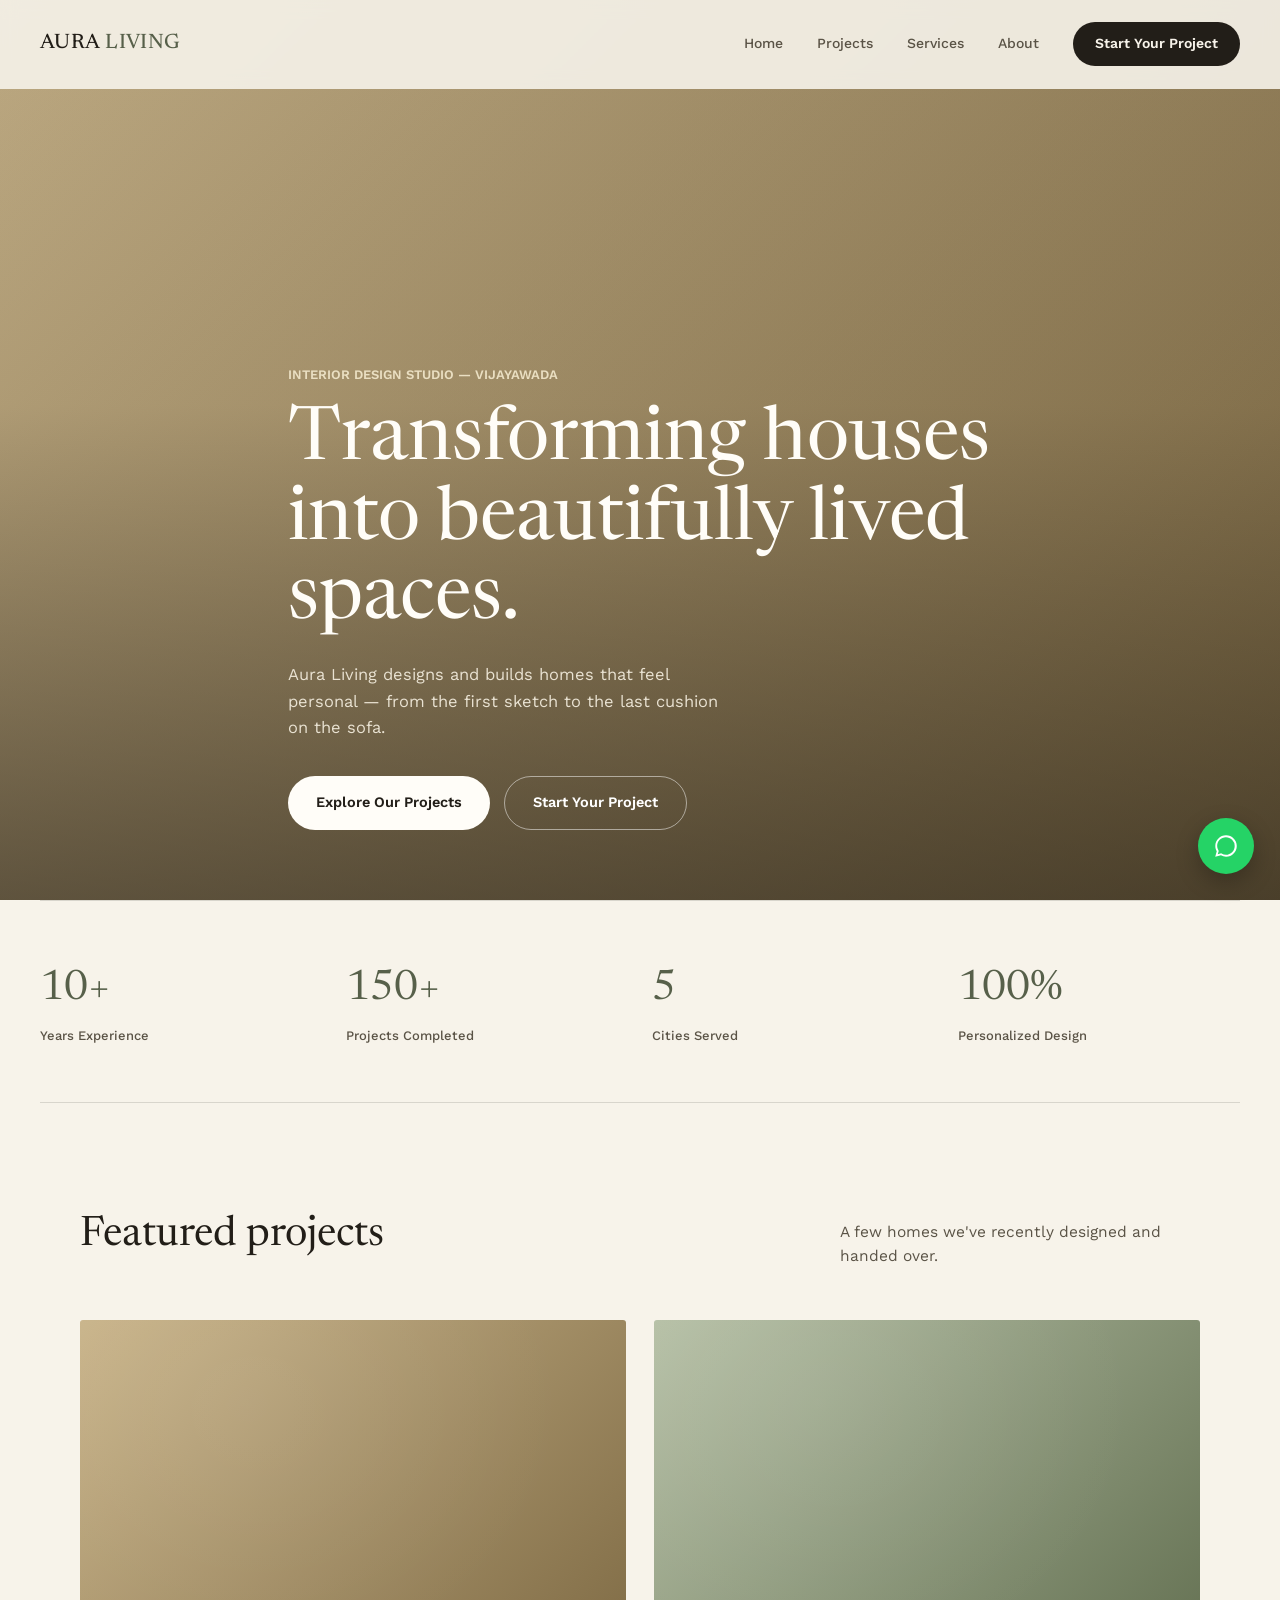
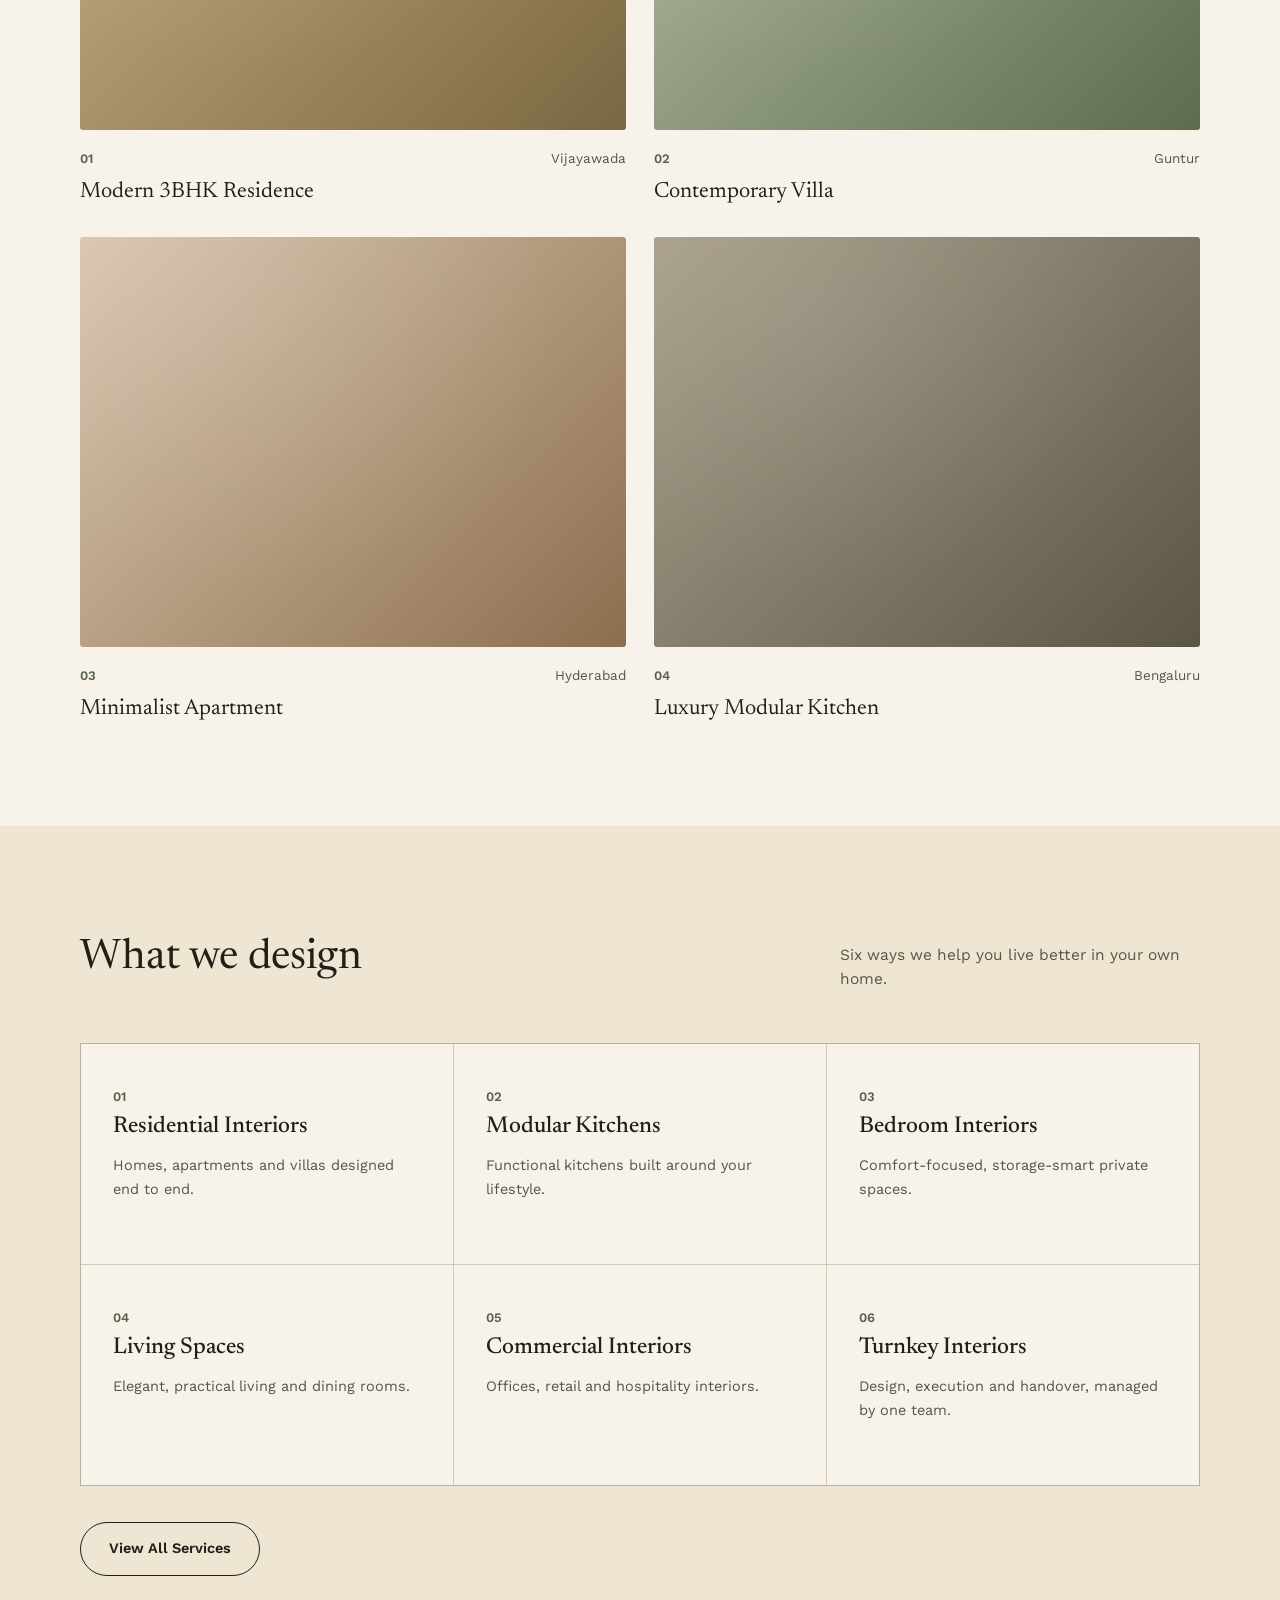
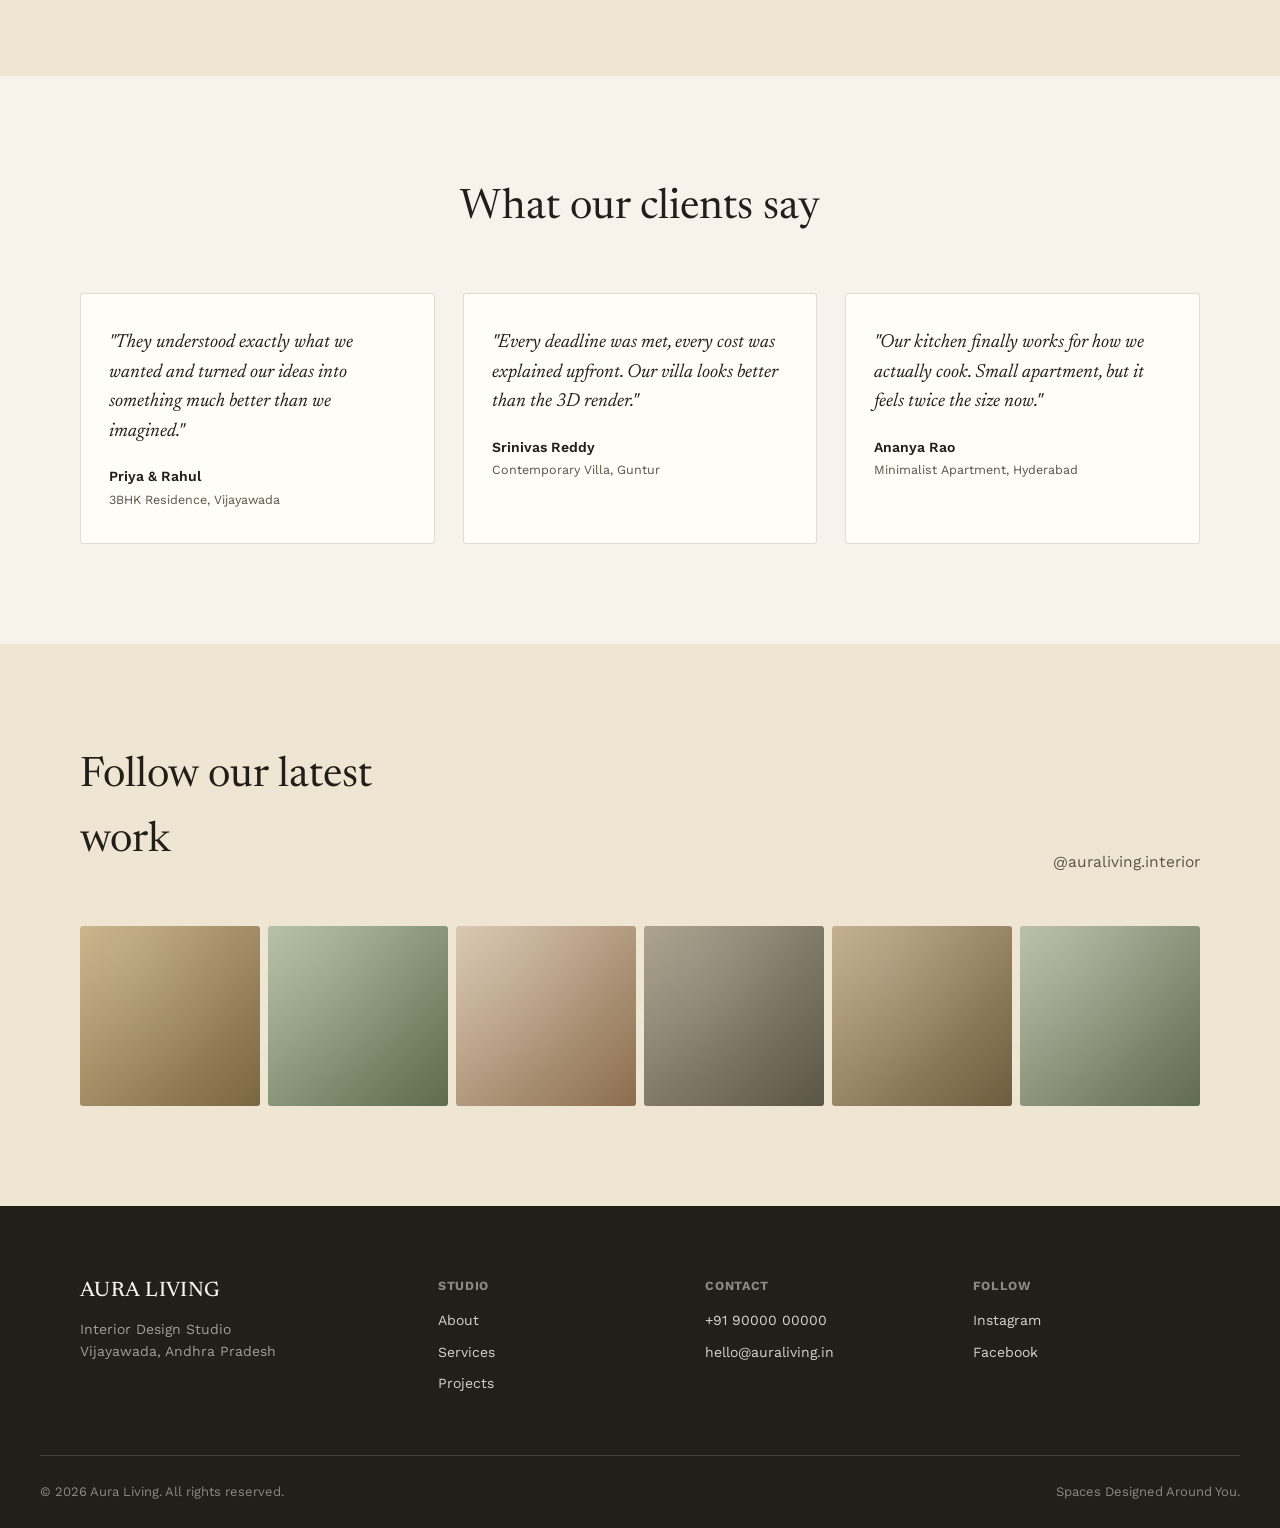
<file: index.html>
<!DOCTYPE html>
<html lang="en">
<head>
<meta charset="UTF-8">
<meta name="viewport" content="width=device-width, initial-scale=1.0">
<title>Aura Living — Interior Design Studio, Vijayawada</title>
<link rel="preconnect" href="https://fonts.googleapis.com">
<link rel="preconnect" href="https://fonts.gstatic.com" crossorigin>
<link href="https://fonts.googleapis.com/css2?family=Newsreader:ital,wght@0,400;0,500;1,400&family=Work+Sans:wght@400;500;600;700&display=swap" rel="stylesheet">
<link rel="stylesheet" href="css/styles.css">
<style>
  .hero{min-height:100vh;display:flex;flex-direction:column;justify-content:flex-end;position:relative;overflow:hidden;padding-bottom:70px;}
  .hero-photo{position:absolute;inset:0;z-index:0;}
  .hero-photo::before{content:'';position:absolute;inset:0;background:linear-gradient(to top, rgba(34,30,24,0.55) 0%, rgba(34,30,24,0.08) 55%);}
  .hero-inner{position:relative;z-index:1;color:var(--white);padding-top:110px;}
  .hero-eyebrow{font-size:13px;font-weight:600;color:#EADFC2;margin-bottom:18px;opacity:0;animation:rise .9s var(--ease) .2s forwards;}
  .hero h1{font-family:'Newsreader',serif;font-weight:400;font-size:clamp(38px,6vw,74px);max-width:16ch;line-height:1.08;opacity:0;animation:rise 1s var(--ease) .4s forwards;}
  .hero p{margin-top:20px;max-width:44ch;color:#E9E2D2;font-size:16.5px;line-height:1.6;opacity:0;animation:rise 1s var(--ease) .6s forwards;}
  .hero-ctas{display:flex;gap:14px;margin-top:34px;flex-wrap:wrap;opacity:0;animation:rise 1s var(--ease) .8s forwards;}
  @keyframes rise{from{opacity:0;transform:translateY(22px);}to{opacity:1;transform:translateY(0);}}
  .btn-light{background:var(--white);color:var(--ink);}
  .btn-light:hover{background:var(--moss-bright);color:#fff;transform:translateY(-2px);}
  .btn-ghost{border:1px solid rgba(255,255,255,0.5);color:#fff;}
  .btn-ghost:hover{border-color:#fff;background:rgba(255,255,255,0.1);transform:translateY(-2px);}
</style>
</head>
<body>

<header class="site-header" id="siteHeader">
  <div class="container nav">
    <a href="index.html" class="brand">AURA <span>LIVING</span></a>
    <div class="navlinks" id="navLinks">
      <a href="index.html">Home</a>
      <a href="projects.html">Projects</a>
      <a href="services.html">Services</a>
      <a href="about.html">About</a>
      <a href="contact.html" class="cta">Start Your Project</a>
    </div>
    <button class="navtoggle" id="navToggle" aria-label="Menu"><span></span><span></span><span></span></button>
  </div>
</header>

<section class="hero">
  <div class="hero-photo duo-1"></div>
  <div class="container hero-inner">
    <div class="hero-eyebrow">INTERIOR DESIGN STUDIO — VIJAYAWADA</div>
    <h1>Transforming houses into beautifully lived spaces.</h1>
    <p>Aura Living designs and builds homes that feel personal — from the first sketch to the last cushion on the sofa.</p>
    <div class="hero-ctas">
      <a href="projects.html" class="btn btn-light">Explore Our Projects</a>
      <a href="contact.html" class="btn btn-ghost">Start Your Project</a>
    </div>
  </div>
</section>

<section class="stats-row container">
  <div><div class="stat-num" data-count="10" data-suffix="+">0</div><div class="stat-label">Years Experience</div></div>
  <div><div class="stat-num" data-count="150" data-suffix="+">0</div><div class="stat-label">Projects Completed</div></div>
  <div><div class="stat-num" data-count="5" data-suffix="">0</div><div class="stat-label">Cities Served</div></div>
  <div><div class="stat-num" data-count="100" data-suffix="%">0</div><div class="stat-label">Personalized Design</div></div>
</section>

<section class="section" id="featured">
  <div class="container">
    <div class="section-head reveal">
      <h2>Featured projects</h2>
      <p>A few homes we've recently designed and handed over.</p>
    </div>
    <div class="project-grid">
      <a href="project-case-study.html" class="project-card reveal">
        <div class="photo duo-1"><div></div></div>
        <div class="project-meta">
          <div><span class="project-num">01</span><div class="project-name">Modern 3BHK Residence</div></div>
          <div class="project-loc">Vijayawada</div>
        </div>
      </a>
      <a href="projects.html" class="project-card reveal">
        <div class="photo duo-2"><div></div></div>
        <div class="project-meta">
          <div><span class="project-num">02</span><div class="project-name">Contemporary Villa</div></div>
          <div class="project-loc">Guntur</div>
        </div>
      </a>
      <a href="projects.html" class="project-card reveal">
        <div class="photo duo-3"><div></div></div>
        <div class="project-meta">
          <div><span class="project-num">03</span><div class="project-name">Minimalist Apartment</div></div>
          <div class="project-loc">Hyderabad</div>
        </div>
      </a>
      <a href="projects.html" class="project-card reveal">
        <div class="photo duo-4"><div></div></div>
        <div class="project-meta">
          <div><span class="project-num">04</span><div class="project-name">Luxury Modular Kitchen</div></div>
          <div class="project-loc">Bengaluru</div>
        </div>
      </a>
    </div>
  </div>
</section>

<section class="section section-alt">
  <div class="container">
    <div class="section-head reveal">
      <h2>What we design</h2>
      <p>Six ways we help you live better in your own home.</p>
    </div>
    <div class="service-grid reveal">
      <div class="service-cell"><div><span class="service-num">01</span><h3>Residential Interiors</h3><p>Homes, apartments and villas designed end to end.</p></div></div>
      <div class="service-cell"><div><span class="service-num">02</span><h3>Modular Kitchens</h3><p>Functional kitchens built around your lifestyle.</p></div></div>
      <div class="service-cell"><div><span class="service-num">03</span><h3>Bedroom Interiors</h3><p>Comfort-focused, storage-smart private spaces.</p></div></div>
      <div class="service-cell"><div><span class="service-num">04</span><h3>Living Spaces</h3><p>Elegant, practical living and dining rooms.</p></div></div>
      <div class="service-cell"><div><span class="service-num">05</span><h3>Commercial Interiors</h3><p>Offices, retail and hospitality interiors.</p></div></div>
      <div class="service-cell"><div><span class="service-num">06</span><h3>Turnkey Interiors</h3><p>Design, execution and handover, managed by one team.</p></div></div>
    </div>
    <div style="margin-top:36px;">
      <a href="services.html" class="btn btn-outline">View All Services</a>
    </div>
  </div>
</section>

<section class="section">
  <div class="container">
    <div class="section-head reveal" style="justify-content:center;text-align:center;">
      <h2 style="margin:0 auto;">What our clients say</h2>
    </div>
    <div class="testi-grid reveal">
      <div class="testi-card">
        <div class="testi-quote">"They understood exactly what we wanted and turned our ideas into something much better than we imagined."</div>
        <div class="testi-name">Priya &amp; Rahul</div>
        <div class="testi-role">3BHK Residence, Vijayawada</div>
      </div>
      <div class="testi-card">
        <div class="testi-quote">"Every deadline was met, every cost was explained upfront. Our villa looks better than the 3D render."</div>
        <div class="testi-name">Srinivas Reddy</div>
        <div class="testi-role">Contemporary Villa, Guntur</div>
      </div>
      <div class="testi-card">
        <div class="testi-quote">"Our kitchen finally works for how we actually cook. Small apartment, but it feels twice the size now."</div>
        <div class="testi-name">Ananya Rao</div>
        <div class="testi-role">Minimalist Apartment, Hyderabad</div>
      </div>
    </div>
  </div>
</section>

<section class="section section-alt">
  <div class="container">
    <div class="section-head reveal">
      <h2>Follow our latest work</h2>
      <p>@auraliving.interior</p>
    </div>
    <div class="insta-grid reveal">
      <div class="photo duo-1"></div><div class="photo duo-2"></div><div class="photo duo-3"></div>
      <div class="photo duo-4"></div><div class="photo duo-5"></div><div class="photo duo-6"></div>
    </div>
  </div>
</section>

<footer>
  <div class="container footer-grid">
    <div>
      <div class="brand">AURA LIVING</div>
      <p>Interior Design Studio<br>Vijayawada, Andhra Pradesh</p>
    </div>
    <div class="footer-col"><h5>Studio</h5>
      <a href="about.html">About</a><a href="services.html">Services</a><a href="projects.html">Projects</a>
    </div>
    <div class="footer-col"><h5>Contact</h5>
      <a href="tel:+919000000000">+91 90000 00000</a><a href="mailto:hello@auraliving.in">hello@auraliving.in</a>
    </div>
    <div class="footer-col"><h5>Follow</h5>
      <a href="#">Instagram</a><a href="#">Facebook</a>
    </div>
  </div>
  <div class="container footer-bottom">
    <div>© 2026 Aura Living. All rights reserved.</div>
    <div>Spaces Designed Around You.</div>
  </div>
</footer>

<div class="sticky-cta">
  <a href="https://wa.me/919000000000" target="_blank" rel="noopener">WhatsApp</a>
  <a href="tel:+919000000000">Call Now</a>
</div>
<a href="https://wa.me/919000000000" class="float-wa" target="_blank" rel="noopener" aria-label="WhatsApp">
  <svg width="26" height="26" viewBox="0 0 24 24" fill="white"><path d="M12.04 2C6.58 2 2.13 6.45 2.13 11.91c0 1.75.46 3.45 1.32 4.95L2.05 22l5.28-1.38c1.45.79 3.08 1.21 4.71 1.21h.01c5.46 0 9.9-4.45 9.9-9.91C21.96 6.45 17.5 2 12.04 2zm0 18.05h-.01c-1.47 0-2.91-.4-4.17-1.14l-.3-.18-3.13.82.84-3.05-.2-.31a8.03 8.03 0 0 1-1.24-4.28c0-4.46 3.63-8.09 8.1-8.09 2.16 0 4.19.85 5.72 2.38a8.04 8.04 0 0 1 2.37 5.72c0 4.46-3.63 8.13-8.08 8.13z"/></svg>
</a>

<script src="js/script.js"></script>
</body>
</html>
</file>
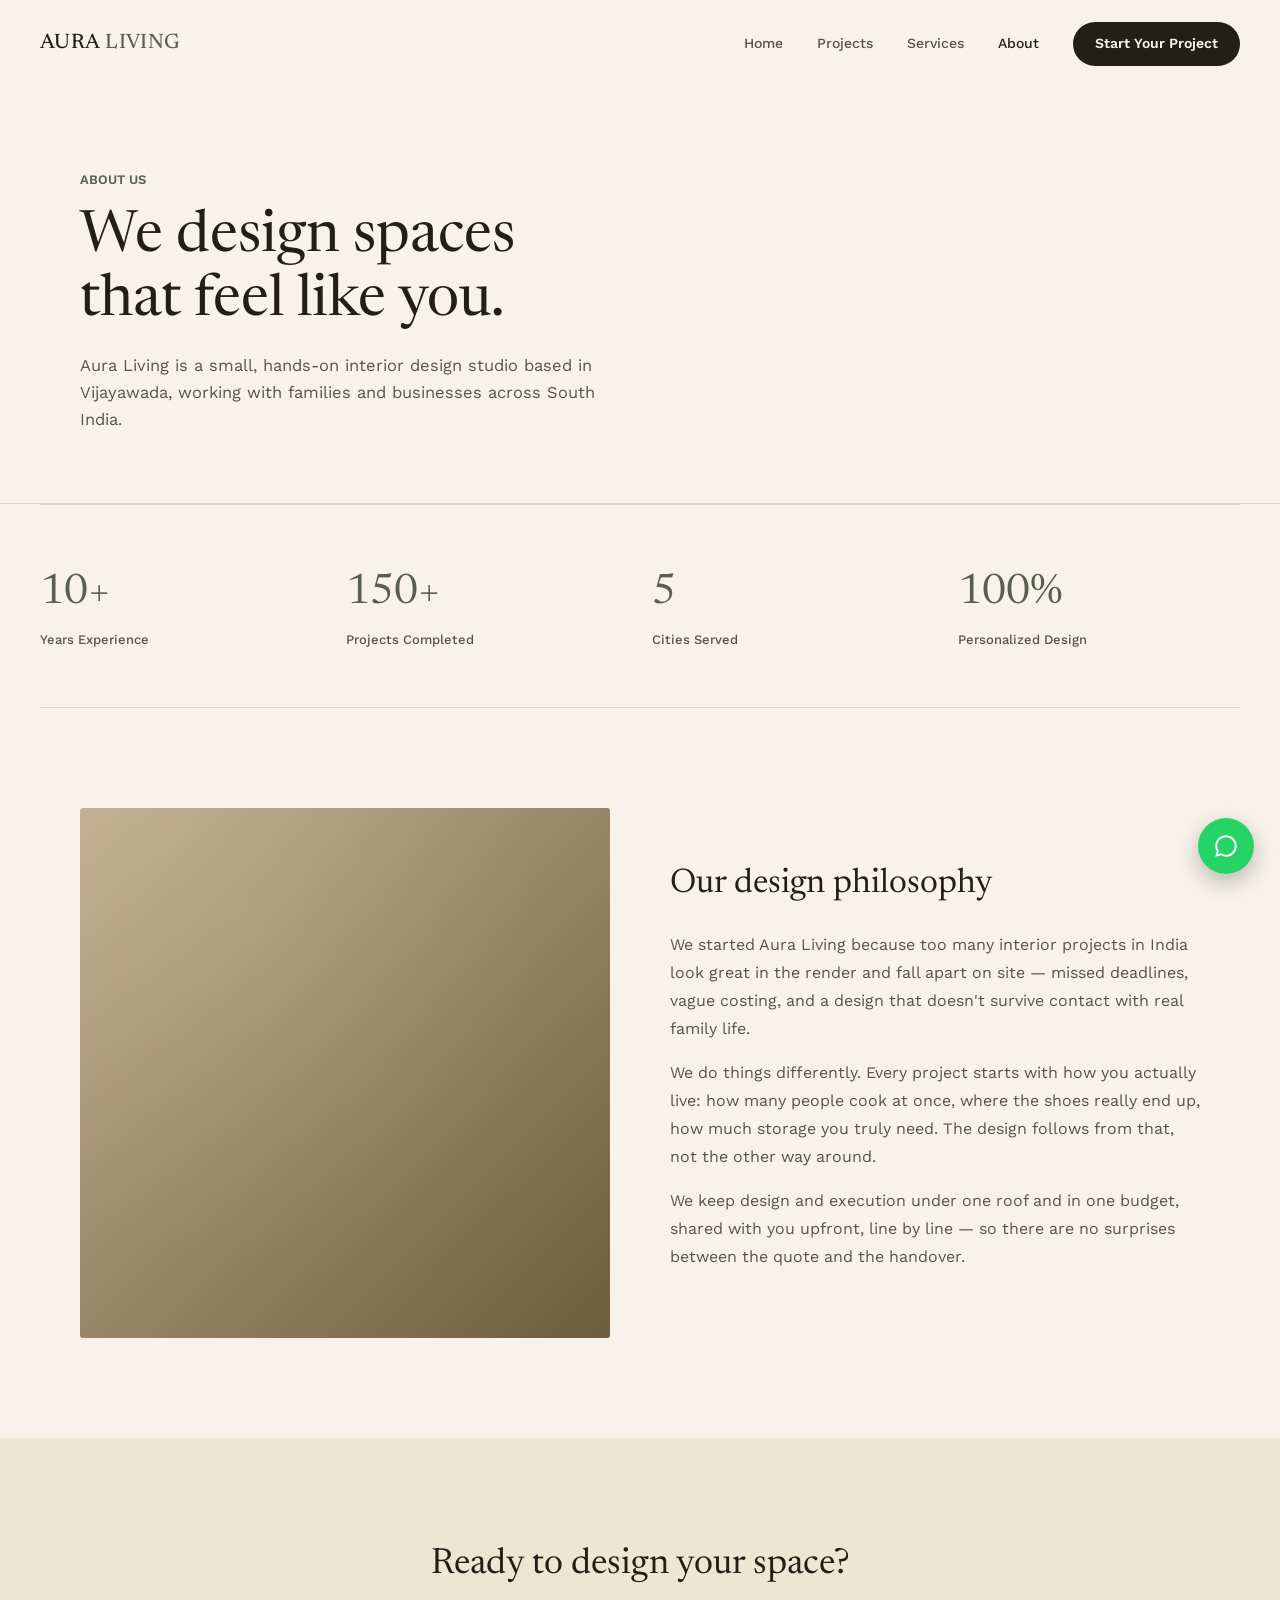
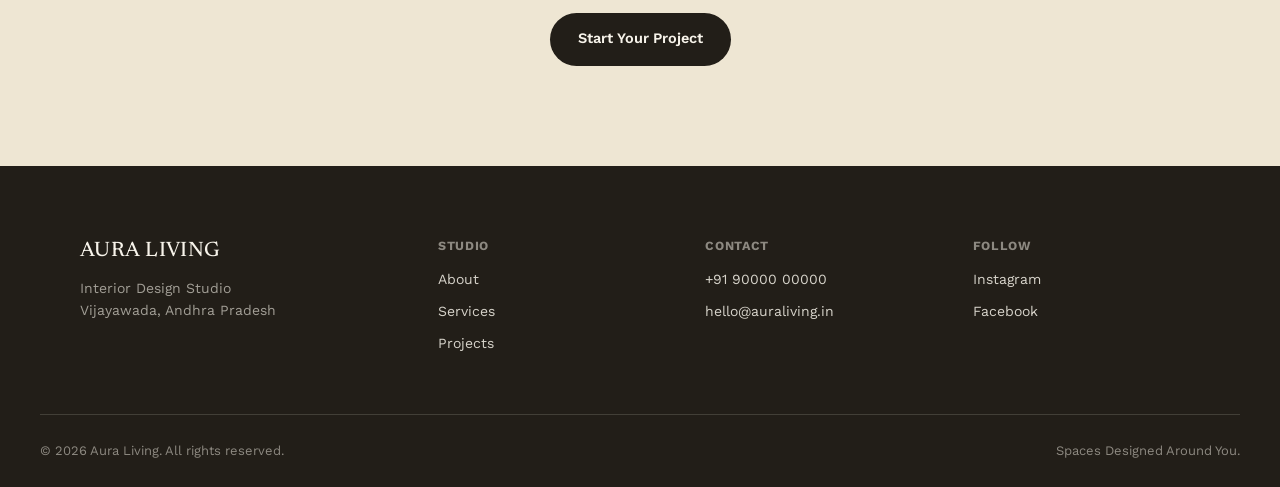
<file: about.html>
<!DOCTYPE html>
<html lang="en">
<head>
<meta charset="UTF-8">
<meta name="viewport" content="width=device-width, initial-scale=1.0">
<title>About — Aura Living</title>
<link rel="preconnect" href="https://fonts.googleapis.com">
<link rel="preconnect" href="https://fonts.gstatic.com" crossorigin>
<link href="https://fonts.googleapis.com/css2?family=Newsreader:ital,wght@0,400;0,500;1,400&family=Work+Sans:wght@400;500;600;700&display=swap" rel="stylesheet">
<link rel="stylesheet" href="css/styles.css">
<style>
  .about-split{display:grid;grid-template-columns:1fr 1fr;gap:60px;align-items:center;}
  @media(max-width:860px){.about-split{grid-template-columns:1fr;gap:32px;}}
  .about-split p{color:var(--ink-soft);font-size:16px;line-height:1.75;margin-bottom:16px;}
</style>
</head>
<body>

<header class="site-header" id="siteHeader">
  <div class="container nav">
    <a href="index.html" class="brand">AURA <span>LIVING</span></a>
    <div class="navlinks" id="navLinks">
      <a href="index.html">Home</a>
      <a href="projects.html">Projects</a>
      <a href="services.html">Services</a>
      <a href="about.html" class="current">About</a>
      <a href="contact.html" class="cta">Start Your Project</a>
    </div>
    <button class="navtoggle" id="navToggle" aria-label="Menu"><span></span><span></span><span></span></button>
  </div>
</header>

<section class="page-hero">
  <div class="container">
    <div class="page-eyebrow">ABOUT US</div>
    <h1>We design spaces that feel like you.</h1>
    <p>Aura Living is a small, hands-on interior design studio based in Vijayawada, working with families and businesses across South India.</p>
  </div>
</section>

<section class="stats-row container reveal">
  <div><div class="stat-num" data-count="10" data-suffix="+">0</div><div class="stat-label">Years Experience</div></div>
  <div><div class="stat-num" data-count="150" data-suffix="+">0</div><div class="stat-label">Projects Completed</div></div>
  <div><div class="stat-num" data-count="5" data-suffix="">0</div><div class="stat-label">Cities Served</div></div>
  <div><div class="stat-num" data-count="100" data-suffix="%">0</div><div class="stat-label">Personalized Design</div></div>
</section>

<section class="section">
  <div class="container about-split">
    <div class="photo duo-5 reveal" style="aspect-ratio:1/1;"></div>
    <div class="reveal">
      <h2 class="serif" style="font-size:clamp(26px,3.2vw,34px);font-weight:400;margin-bottom:20px;">Our design philosophy</h2>
      <p>We started Aura Living because too many interior projects in India look great in the render and fall apart on site — missed deadlines, vague costing, and a design that doesn't survive contact with real family life.</p>
      <p>We do things differently. Every project starts with how you actually live: how many people cook at once, where the shoes really end up, how much storage you truly need. The design follows from that, not the other way around.</p>
      <p>We keep design and execution under one roof and in one budget, shared with you upfront, line by line — so there are no surprises between the quote and the handover.</p>
    </div>
  </div>
</section>

<section class="section section-alt" style="text-align:center;">
  <div class="container">
    <h2 class="serif reveal" style="font-size:clamp(26px,3.2vw,36px);font-weight:400;max-width:24ch;margin:0 auto 20px;">Ready to design your space?</h2>
    <a href="contact.html" class="btn btn-dark reveal">Start Your Project</a>
  </div>
</section>

<footer>
  <div class="container footer-grid">
    <div><div class="brand">AURA LIVING</div><p>Interior Design Studio<br>Vijayawada, Andhra Pradesh</p></div>
    <div class="footer-col"><h5>Studio</h5><a href="about.html">About</a><a href="services.html">Services</a><a href="projects.html">Projects</a></div>
    <div class="footer-col"><h5>Contact</h5><a href="tel:+919000000000">+91 90000 00000</a><a href="mailto:hello@auraliving.in">hello@auraliving.in</a></div>
    <div class="footer-col"><h5>Follow</h5><a href="#">Instagram</a><a href="#">Facebook</a></div>
  </div>
  <div class="container footer-bottom"><div>© 2026 Aura Living. All rights reserved.</div><div>Spaces Designed Around You.</div></div>
</footer>

<div class="sticky-cta">
  <a href="https://wa.me/919000000000" target="_blank" rel="noopener">WhatsApp</a>
  <a href="tel:+919000000000">Call Now</a>
</div>
<a href="https://wa.me/919000000000" class="float-wa" target="_blank" rel="noopener" aria-label="WhatsApp">
  <svg width="26" height="26" viewBox="0 0 24 24" fill="white"><path d="M12.04 2C6.58 2 2.13 6.45 2.13 11.91c0 1.75.46 3.45 1.32 4.95L2.05 22l5.28-1.38c1.45.79 3.08 1.21 4.71 1.21h.01c5.46 0 9.9-4.45 9.9-9.91C21.96 6.45 17.5 2 12.04 2zm0 18.05h-.01c-1.47 0-2.91-.4-4.17-1.14l-.3-.18-3.13.82.84-3.05-.2-.31a8.03 8.03 0 0 1-1.24-4.28c0-4.46 3.63-8.09 8.1-8.09 2.16 0 4.19.85 5.72 2.38a8.04 8.04 0 0 1 2.37 5.72c0 4.46-3.63 8.13-8.08 8.13z"/></svg>
</a>

<script src="js/script.js"></script>
</body>
</html>
</file>
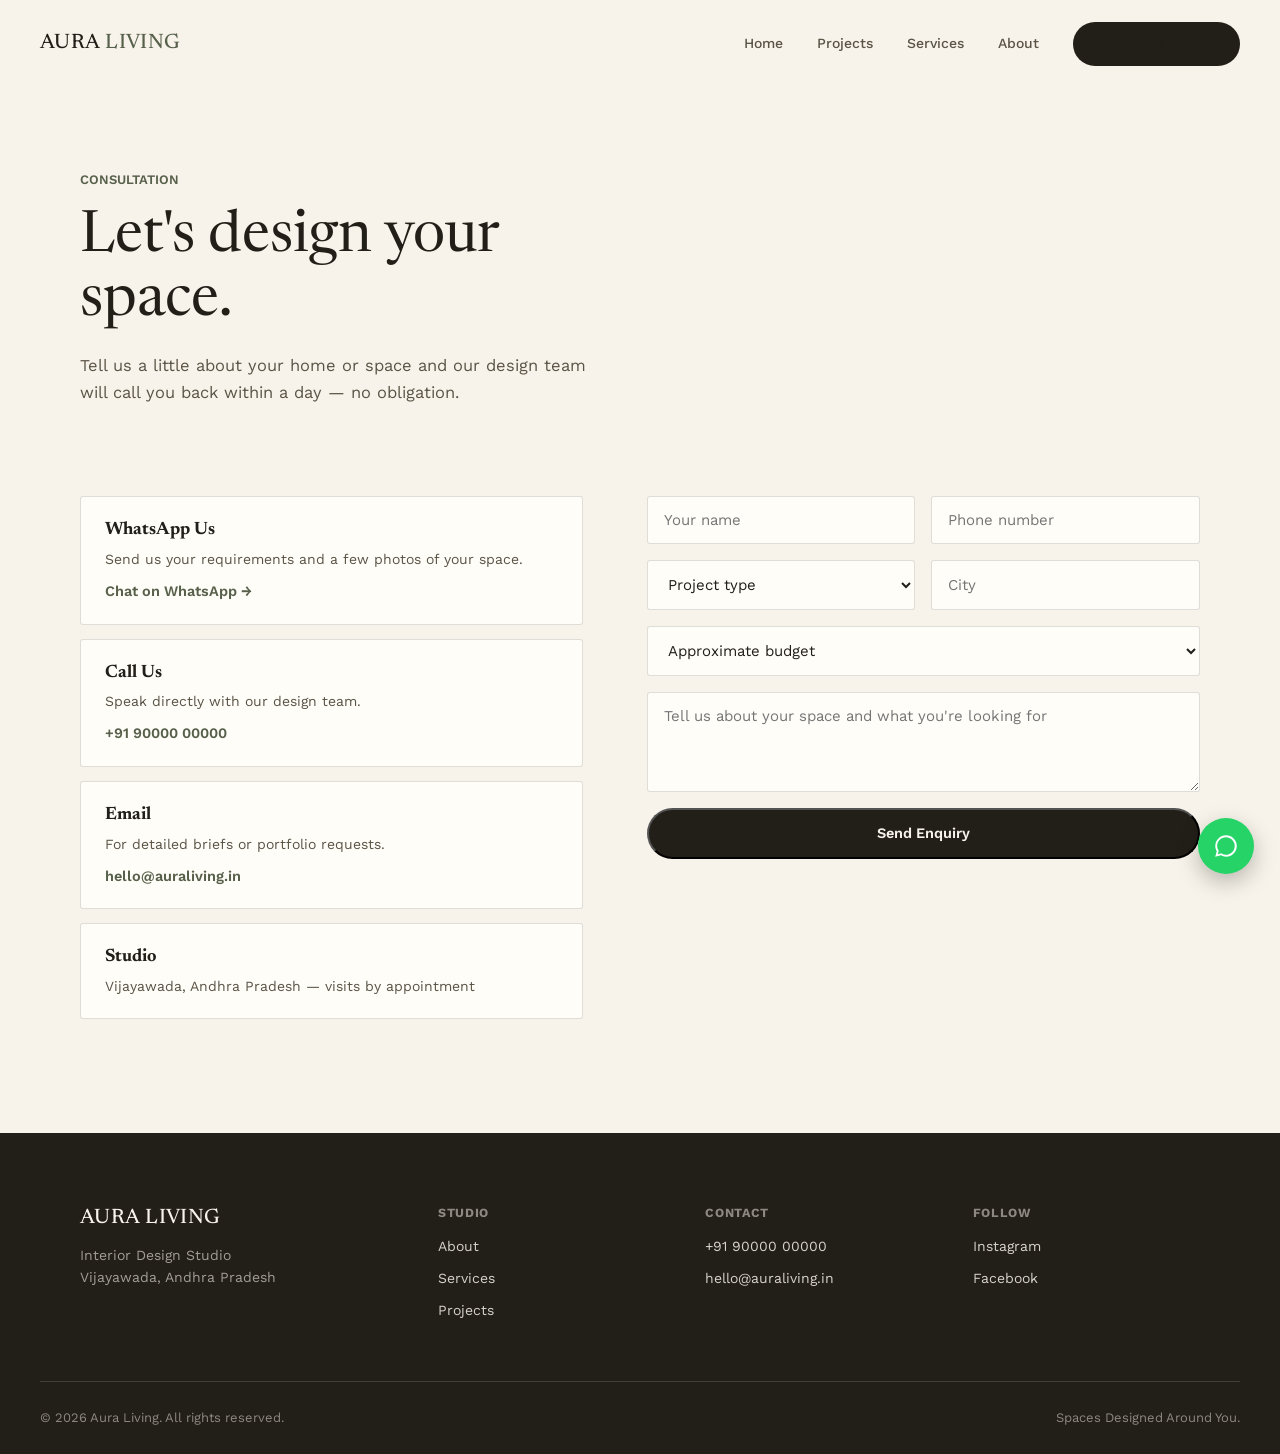
<file: contact.html>
<!DOCTYPE html>
<html lang="en">
<head>
<meta charset="UTF-8">
<meta name="viewport" content="width=device-width, initial-scale=1.0">
<title>Contact — Aura Living</title>
<link rel="preconnect" href="https://fonts.googleapis.com">
<link rel="preconnect" href="https://fonts.gstatic.com" crossorigin>
<link href="https://fonts.googleapis.com/css2?family=Newsreader:ital,wght@0,400;0,500;1,400&family=Work+Sans:wght@400;500;600;700&display=swap" rel="stylesheet">
<link rel="stylesheet" href="css/styles.css">
</head>
<body>

<header class="site-header" id="siteHeader">
  <div class="container nav">
    <a href="index.html" class="brand">AURA <span>LIVING</span></a>
    <div class="navlinks" id="navLinks">
      <a href="index.html">Home</a>
      <a href="projects.html">Projects</a>
      <a href="services.html">Services</a>
      <a href="about.html">About</a>
      <a href="contact.html" class="cta current">Start Your Project</a>
    </div>
    <button class="navtoggle" id="navToggle" aria-label="Menu"><span></span><span></span><span></span></button>
  </div>
</header>

<section class="page-hero" style="border-bottom:none;">
  <div class="container">
    <div class="page-eyebrow">CONSULTATION</div>
    <h1>Let's design your space.</h1>
    <p>Tell us a little about your home or space and our design team will call you back within a day — no obligation.</p>
  </div>
</section>

<section class="section" style="padding-top:20px;">
  <div class="container contact-wrap">
    <div class="reveal">
      <div class="contact-box">
        <h4>WhatsApp Us</h4>
        <p style="font-size:14px;color:var(--ink-soft);margin-bottom:8px;">Send us your requirements and a few photos of your space.</p>
        <a href="https://wa.me/919000000000" target="_blank" rel="noopener">Chat on WhatsApp →</a>
      </div>
      <div class="contact-box">
        <h4>Call Us</h4>
        <p style="font-size:14px;color:var(--ink-soft);margin-bottom:8px;">Speak directly with our design team.</p>
        <a href="tel:+919000000000">+91 90000 00000</a>
      </div>
      <div class="contact-box">
        <h4>Email</h4>
        <p style="font-size:14px;color:var(--ink-soft);margin-bottom:8px;">For detailed briefs or portfolio requests.</p>
        <a href="mailto:hello@auraliving.in">hello@auraliving.in</a>
      </div>
      <div class="contact-box">
        <h4>Studio</h4>
        <p style="font-size:14px;color:var(--ink-soft);">Vijayawada, Andhra Pradesh — visits by appointment</p>
      </div>
    </div>

    <form class="enquiry reveal" id="enquiryForm">
      <div class="form-row">
        <input type="text" placeholder="Your name" required>
        <input type="tel" placeholder="Phone number" required>
      </div>
      <div class="form-row">
        <select required>
          <option value="" disabled selected>Project type</option>
          <option>1BHK</option>
          <option>2BHK</option>
          <option>3BHK</option>
          <option>Villa</option>
          <option>Office</option>
          <option>Commercial</option>
          <option>Other</option>
        </select>
        <input type="text" placeholder="City">
      </div>
      <select>
        <option value="" disabled selected>Approximate budget</option>
        <option>Under ₹3 Lakh</option>
        <option>₹3 – ₹7 Lakh</option>
        <option>₹7 – ₹15 Lakh</option>
        <option>₹15 Lakh+</option>
        <option>Not sure yet</option>
      </select>
      <textarea placeholder="Tell us about your space and what you're looking for"></textarea>
      <button type="submit" class="btn btn-dark" style="justify-content:center;">Send Enquiry</button>
      <div class="form-msg" id="formMsg"></div>
    </form>
  </div>
</section>

<footer>
  <div class="container footer-grid">
    <div><div class="brand">AURA LIVING</div><p>Interior Design Studio<br>Vijayawada, Andhra Pradesh</p></div>
    <div class="footer-col"><h5>Studio</h5><a href="about.html">About</a><a href="services.html">Services</a><a href="projects.html">Projects</a></div>
    <div class="footer-col"><h5>Contact</h5><a href="tel:+919000000000">+91 90000 00000</a><a href="mailto:hello@auraliving.in">hello@auraliving.in</a></div>
    <div class="footer-col"><h5>Follow</h5><a href="#">Instagram</a><a href="#">Facebook</a></div>
  </div>
  <div class="container footer-bottom"><div>© 2026 Aura Living. All rights reserved.</div><div>Spaces Designed Around You.</div></div>
</footer>

<div class="sticky-cta">
  <a href="https://wa.me/919000000000" target="_blank" rel="noopener">WhatsApp</a>
  <a href="tel:+919000000000">Call Now</a>
</div>
<a href="https://wa.me/919000000000" class="float-wa" target="_blank" rel="noopener" aria-label="WhatsApp">
  <svg width="26" height="26" viewBox="0 0 24 24" fill="white"><path d="M12.04 2C6.58 2 2.13 6.45 2.13 11.91c0 1.75.46 3.45 1.32 4.95L2.05 22l5.28-1.38c1.45.79 3.08 1.21 4.71 1.21h.01c5.46 0 9.9-4.45 9.9-9.91C21.96 6.45 17.5 2 12.04 2zm0 18.05h-.01c-1.47 0-2.91-.4-4.17-1.14l-.3-.18-3.13.82.84-3.05-.2-.31a8.03 8.03 0 0 1-1.24-4.28c0-4.46 3.63-8.09 8.1-8.09 2.16 0 4.19.85 5.72 2.38a8.04 8.04 0 0 1 2.37 5.72c0 4.46-3.63 8.13-8.08 8.13z"/></svg>
</a>

<script src="js/script.js"></script>
</body>
</html>
</file>
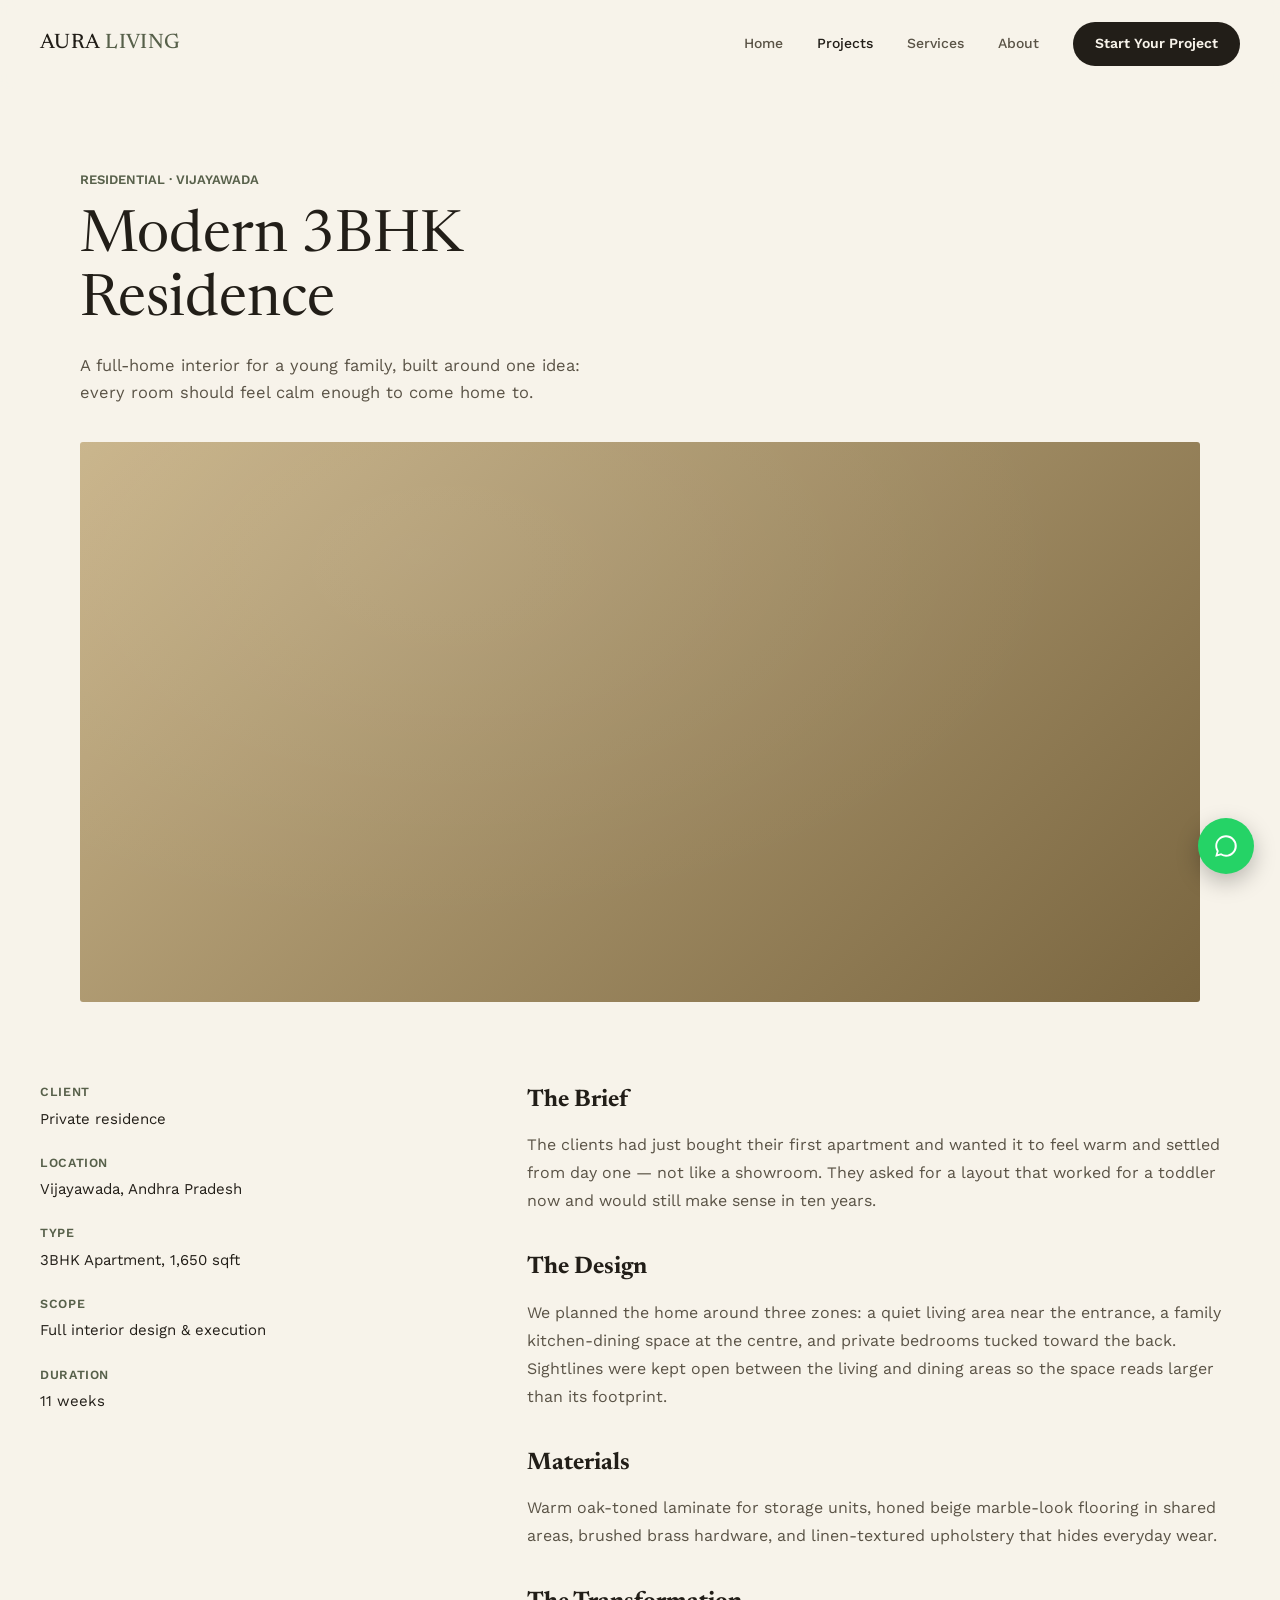
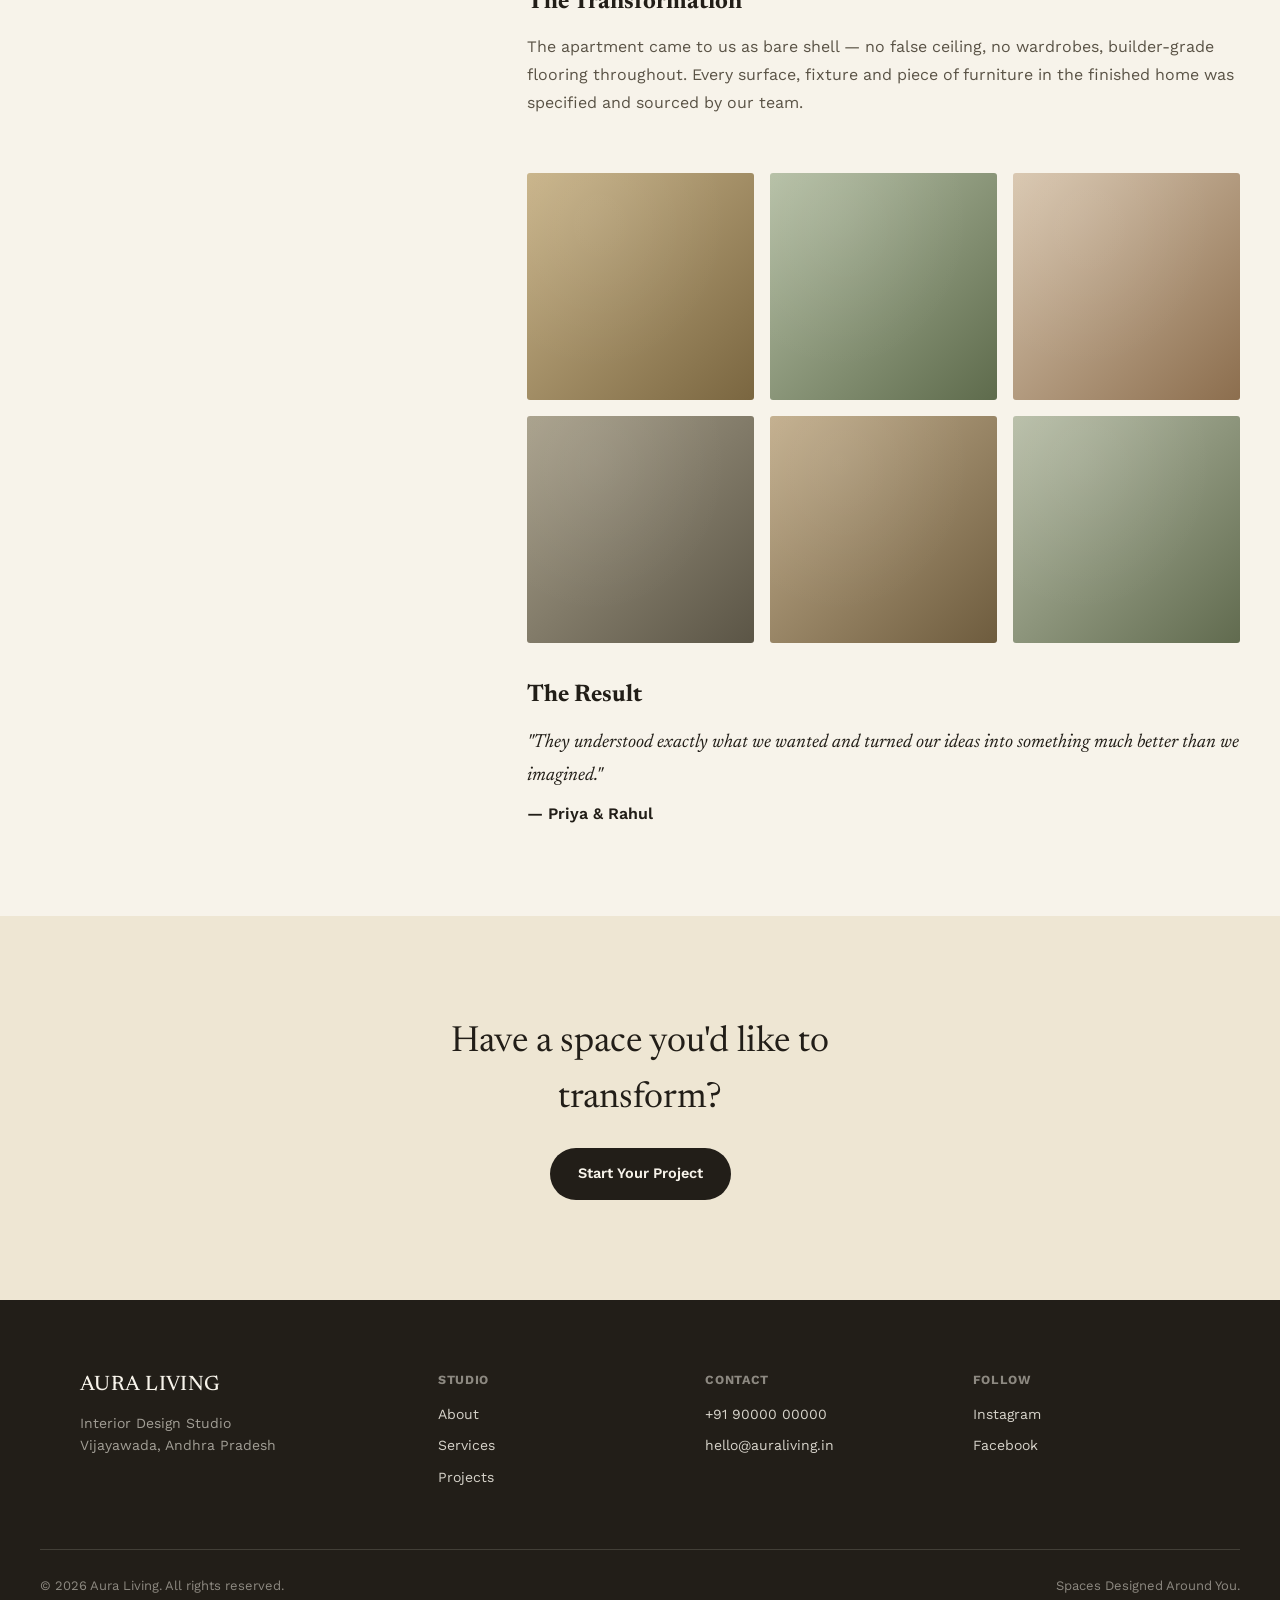
<file: project-case-study.html>
<!DOCTYPE html>
<html lang="en">
<head>
<meta charset="UTF-8">
<meta name="viewport" content="width=device-width, initial-scale=1.0">
<title>Modern 3BHK Residence, Vijayawada — Aura Living</title>
<link rel="preconnect" href="https://fonts.googleapis.com">
<link rel="preconnect" href="https://fonts.gstatic.com" crossorigin>
<link href="https://fonts.googleapis.com/css2?family=Newsreader:ital,wght@0,400;0,500;1,400&family=Work+Sans:wght@400;500;600;700&display=swap" rel="stylesheet">
<link rel="stylesheet" href="css/styles.css">
</head>
<body>

<header class="site-header" id="siteHeader">
  <div class="container nav">
    <a href="index.html" class="brand">AURA <span>LIVING</span></a>
    <div class="navlinks" id="navLinks">
      <a href="index.html">Home</a>
      <a href="projects.html" class="current">Projects</a>
      <a href="services.html">Services</a>
      <a href="about.html">About</a>
      <a href="contact.html" class="cta">Start Your Project</a>
    </div>
    <button class="navtoggle" id="navToggle" aria-label="Menu"><span></span><span></span><span></span></button>
  </div>
</header>

<section class="page-hero" style="border-bottom:none;padding-bottom:0;">
  <div class="container">
    <div class="page-eyebrow">RESIDENTIAL · VIJAYAWADA</div>
    <h1>Modern 3BHK Residence</h1>
    <p>A full-home interior for a young family, built around one idea: every room should feel calm enough to come home to.</p>
  </div>
  <div class="container">
    <div class="photo duo-1 cs-hero-photo reveal"></div>
  </div>
</section>

<section class="container cs-body">
  <div class="cs-meta-list reveal">
    <div class="cs-meta-item"><h4>Client</h4><div>Private residence</div></div>
    <div class="cs-meta-item"><h4>Location</h4><div>Vijayawada, Andhra Pradesh</div></div>
    <div class="cs-meta-item"><h4>Type</h4><div>3BHK Apartment, 1,650 sqft</div></div>
    <div class="cs-meta-item"><h4>Scope</h4><div>Full interior design &amp; execution</div></div>
    <div class="cs-meta-item"><h4>Duration</h4><div>11 weeks</div></div>
  </div>
  <div class="cs-content reveal">
    <h3>The Brief</h3>
    <p>The clients had just bought their first apartment and wanted it to feel warm and settled from day one — not like a showroom. They asked for a layout that worked for a toddler now and would still make sense in ten years.</p>

    <h3>The Design</h3>
    <p>We planned the home around three zones: a quiet living area near the entrance, a family kitchen-dining space at the centre, and private bedrooms tucked toward the back. Sightlines were kept open between the living and dining areas so the space reads larger than its footprint.</p>

    <h3>Materials</h3>
    <p>Warm oak-toned laminate for storage units, honed beige marble-look flooring in shared areas, brushed brass hardware, and linen-textured upholstery that hides everyday wear.</p>

    <h3>The Transformation</h3>
    <p>The apartment came to us as bare shell — no false ceiling, no wardrobes, builder-grade flooring throughout. Every surface, fixture and piece of furniture in the finished home was specified and sourced by our team.</p>

    <div class="cs-gallery">
      <div class="photo duo-1"></div><div class="photo duo-2"></div><div class="photo duo-3"></div>
      <div class="photo duo-4"></div><div class="photo duo-5"></div><div class="photo duo-6"></div>
    </div>

    <h3>The Result</h3>
    <p style="font-family:'Newsreader',serif;font-style:italic;font-size:19px;color:var(--ink);">"They understood exactly what we wanted and turned our ideas into something much better than we imagined."</p>
    <p style="margin-top:6px;font-weight:600;color:var(--ink);">— Priya &amp; Rahul</p>
  </div>
</section>

<section class="section section-alt" style="text-align:center;">
  <div class="container">
    <h2 class="serif reveal" style="font-size:clamp(26px,3.2vw,36px);font-weight:400;max-width:24ch;margin:0 auto 20px;">Have a space you'd like to transform?</h2>
    <a href="contact.html" class="btn btn-dark reveal">Start Your Project</a>
  </div>
</section>

<footer>
  <div class="container footer-grid">
    <div><div class="brand">AURA LIVING</div><p>Interior Design Studio<br>Vijayawada, Andhra Pradesh</p></div>
    <div class="footer-col"><h5>Studio</h5><a href="about.html">About</a><a href="services.html">Services</a><a href="projects.html">Projects</a></div>
    <div class="footer-col"><h5>Contact</h5><a href="tel:+919000000000">+91 90000 00000</a><a href="mailto:hello@auraliving.in">hello@auraliving.in</a></div>
    <div class="footer-col"><h5>Follow</h5><a href="#">Instagram</a><a href="#">Facebook</a></div>
  </div>
  <div class="container footer-bottom"><div>© 2026 Aura Living. All rights reserved.</div><div>Spaces Designed Around You.</div></div>
</footer>

<div class="sticky-cta">
  <a href="https://wa.me/919000000000" target="_blank" rel="noopener">WhatsApp</a>
  <a href="tel:+919000000000">Call Now</a>
</div>
<a href="https://wa.me/919000000000" class="float-wa" target="_blank" rel="noopener" aria-label="WhatsApp">
  <svg width="26" height="26" viewBox="0 0 24 24" fill="white"><path d="M12.04 2C6.58 2 2.13 6.45 2.13 11.91c0 1.75.46 3.45 1.32 4.95L2.05 22l5.28-1.38c1.45.79 3.08 1.21 4.71 1.21h.01c5.46 0 9.9-4.45 9.9-9.91C21.96 6.45 17.5 2 12.04 2zm0 18.05h-.01c-1.47 0-2.91-.4-4.17-1.14l-.3-.18-3.13.82.84-3.05-.2-.31a8.03 8.03 0 0 1-1.24-4.28c0-4.46 3.63-8.09 8.1-8.09 2.16 0 4.19.85 5.72 2.38a8.04 8.04 0 0 1 2.37 5.72c0 4.46-3.63 8.13-8.08 8.13z"/></svg>
</a>

<script src="js/script.js"></script>
</body>
</html>
</file>
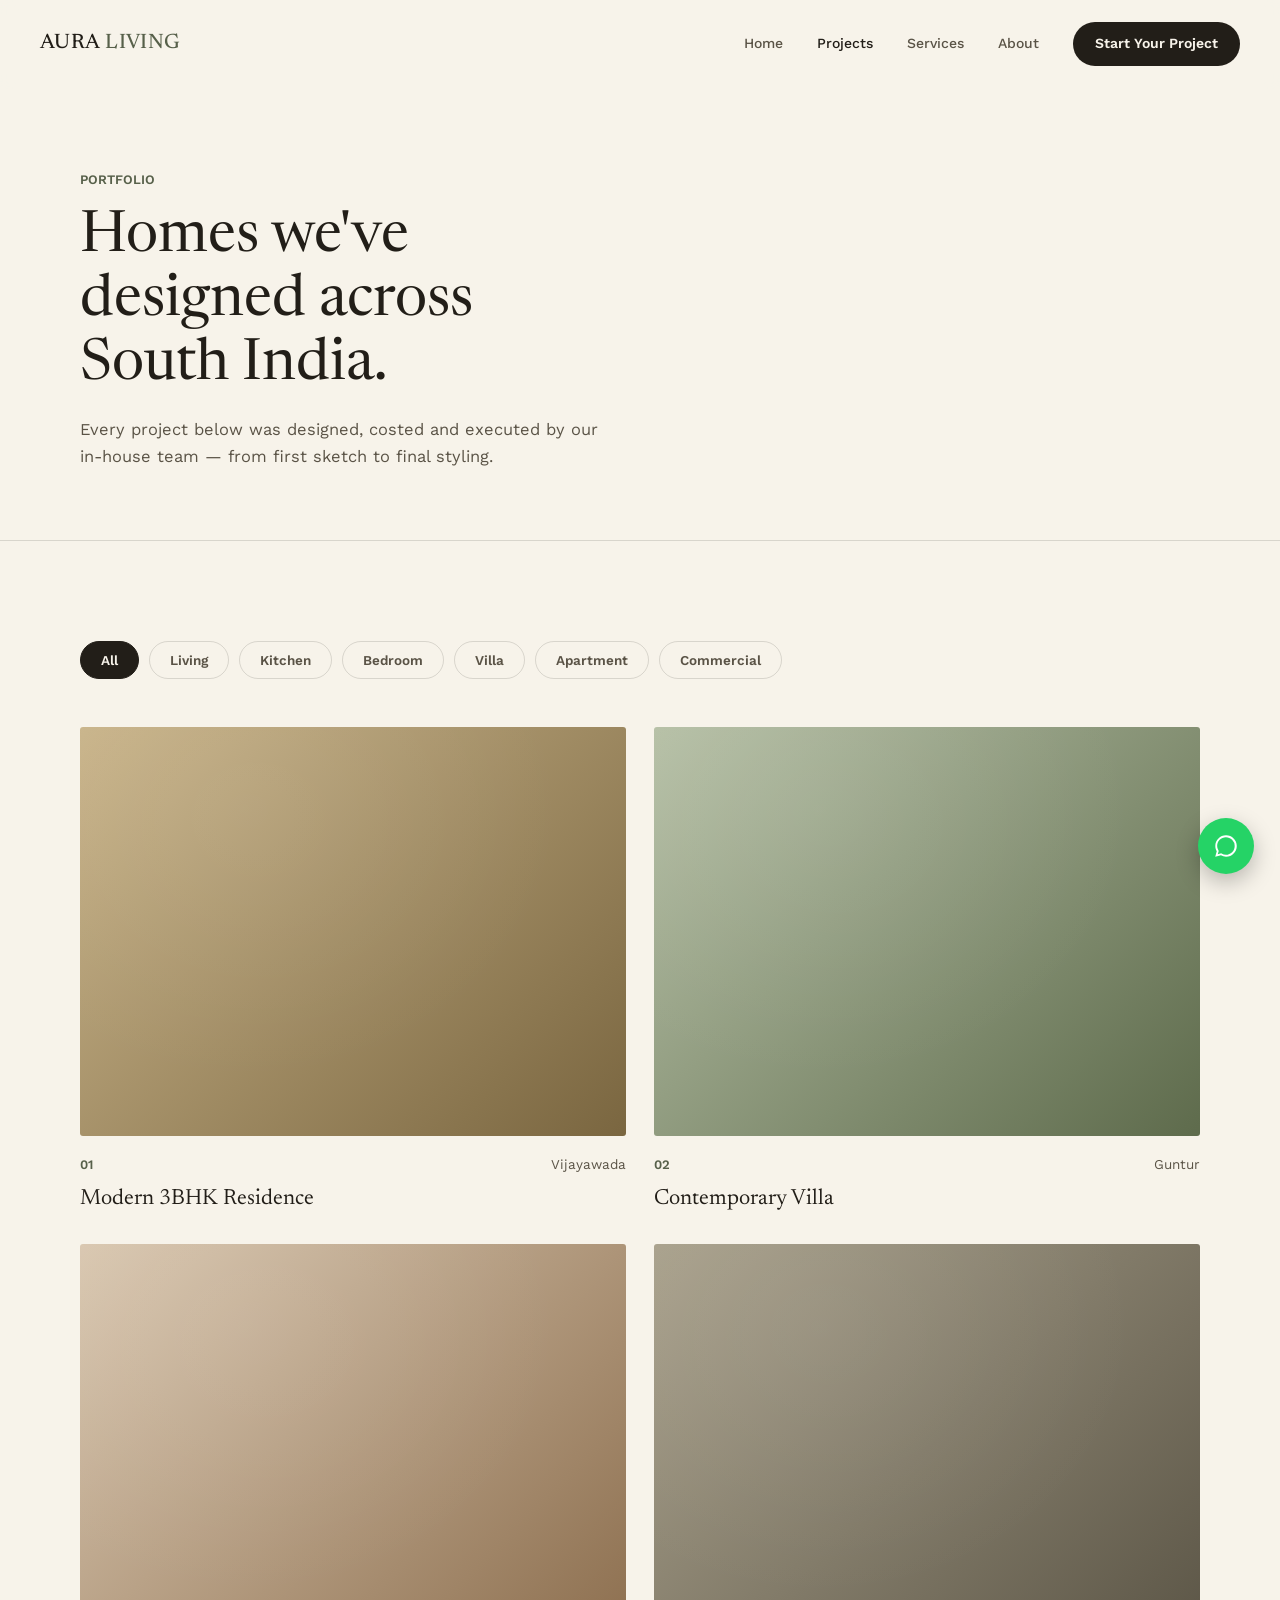
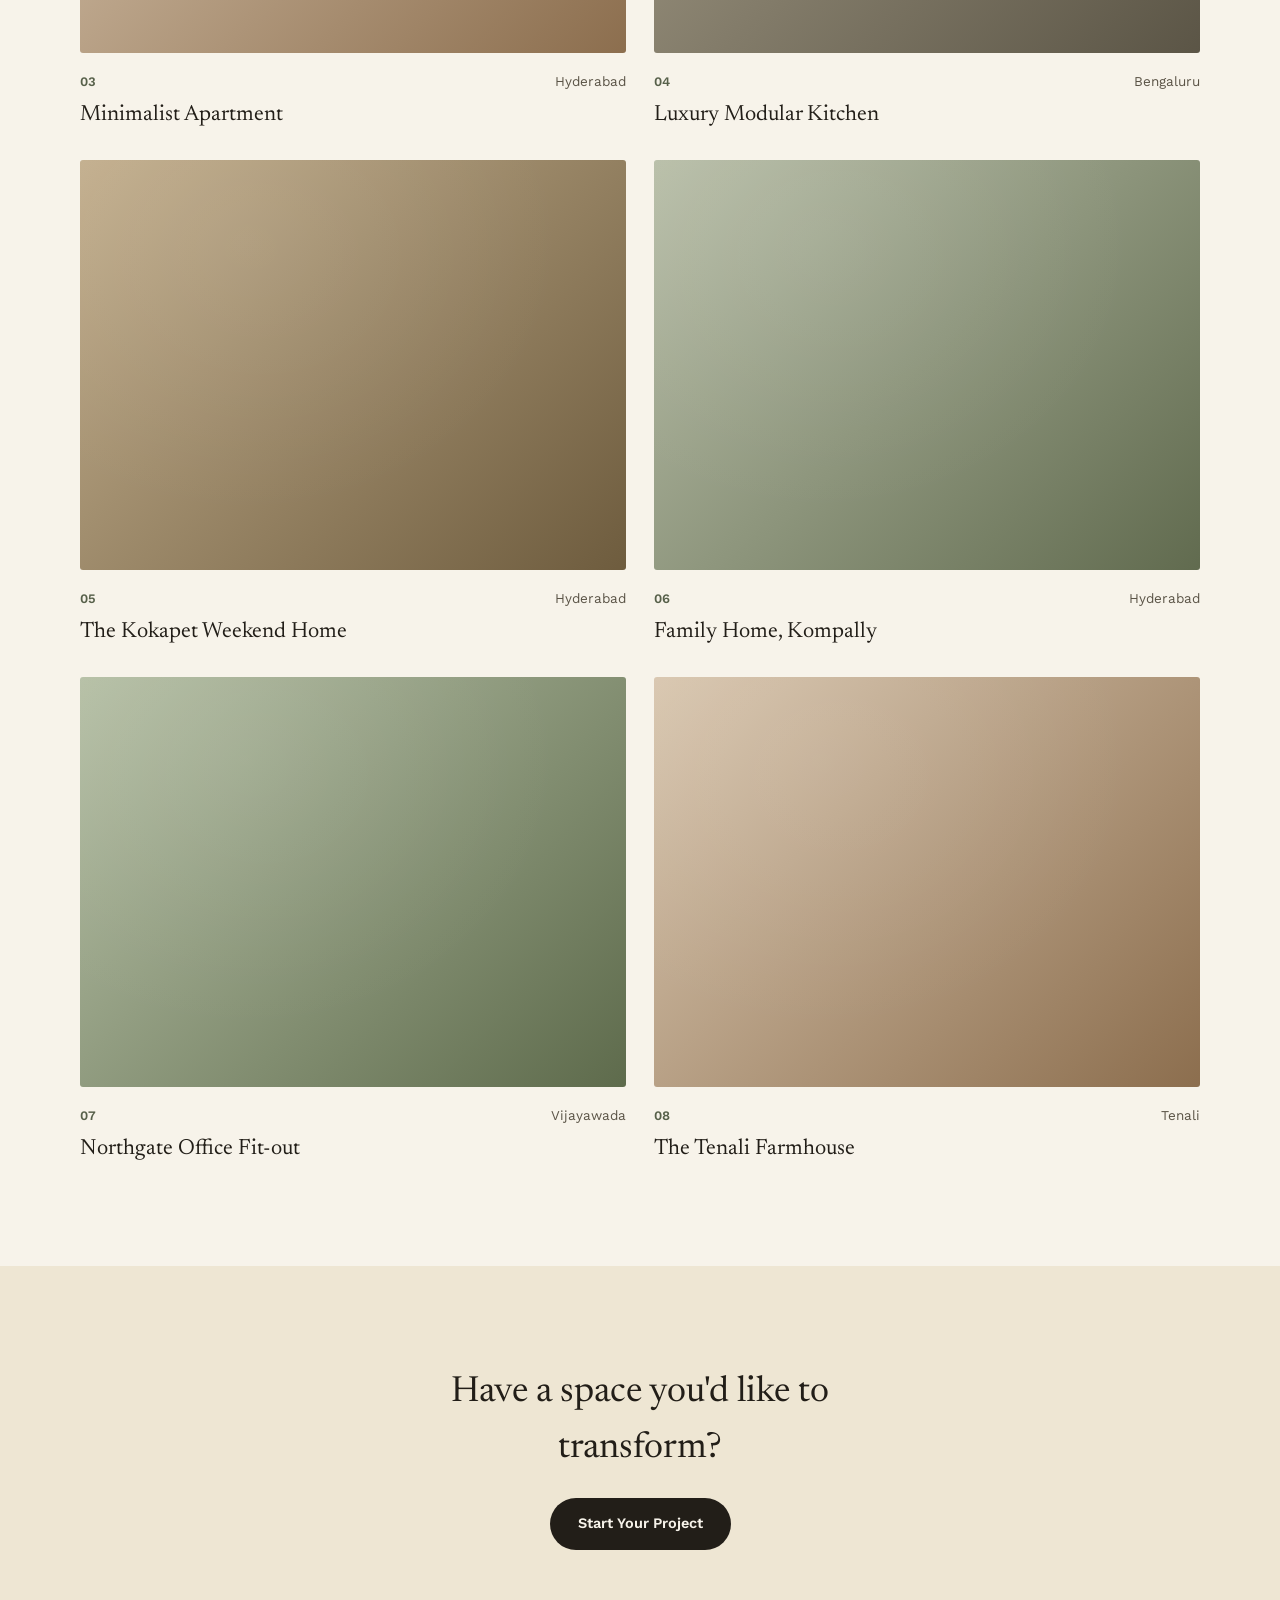
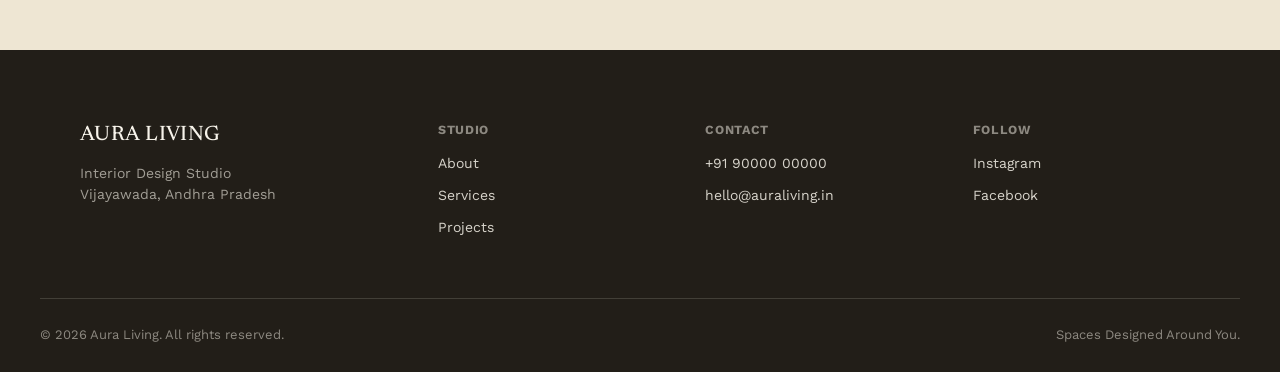
<file: projects.html>
<!DOCTYPE html>
<html lang="en">
<head>
<meta charset="UTF-8">
<meta name="viewport" content="width=device-width, initial-scale=1.0">
<title>Projects — Aura Living</title>
<link rel="preconnect" href="https://fonts.googleapis.com">
<link rel="preconnect" href="https://fonts.gstatic.com" crossorigin>
<link href="https://fonts.googleapis.com/css2?family=Newsreader:ital,wght@0,400;0,500;1,400&family=Work+Sans:wght@400;500;600;700&display=swap" rel="stylesheet">
<link rel="stylesheet" href="css/styles.css">
</head>
<body>

<header class="site-header" id="siteHeader">
  <div class="container nav">
    <a href="index.html" class="brand">AURA <span>LIVING</span></a>
    <div class="navlinks" id="navLinks">
      <a href="index.html">Home</a>
      <a href="projects.html" class="current">Projects</a>
      <a href="services.html">Services</a>
      <a href="about.html">About</a>
      <a href="contact.html" class="cta">Start Your Project</a>
    </div>
    <button class="navtoggle" id="navToggle" aria-label="Menu"><span></span><span></span><span></span></button>
  </div>
</header>

<section class="page-hero">
  <div class="container">
    <div class="page-eyebrow">PORTFOLIO</div>
    <h1>Homes we've designed across South India.</h1>
    <p>Every project below was designed, costed and executed by our in-house team — from first sketch to final styling.</p>
  </div>
</section>

<section class="section">
  <div class="container">
    <div class="filter-bar reveal">
      <button class="filter-btn active" data-filter="all">All</button>
      <button class="filter-btn" data-filter="living">Living</button>
      <button class="filter-btn" data-filter="kitchen">Kitchen</button>
      <button class="filter-btn" data-filter="bedroom">Bedroom</button>
      <button class="filter-btn" data-filter="villa">Villa</button>
      <button class="filter-btn" data-filter="apartment">Apartment</button>
      <button class="filter-btn" data-filter="commercial">Commercial</button>
    </div>

    <div class="project-grid" id="grid">
      <a href="project-case-study.html" class="project-card reveal" data-cat="apartment">
        <div class="photo duo-1"><div></div></div>
        <div class="project-meta"><div><span class="project-num">01</span><div class="project-name">Modern 3BHK Residence</div></div><div class="project-loc">Vijayawada</div></div>
      </a>
      <a href="#" class="project-card reveal" data-cat="villa">
        <div class="photo duo-2"><div></div></div>
        <div class="project-meta"><div><span class="project-num">02</span><div class="project-name">Contemporary Villa</div></div><div class="project-loc">Guntur</div></div>
      </a>
      <a href="#" class="project-card reveal" data-cat="apartment">
        <div class="photo duo-3"><div></div></div>
        <div class="project-meta"><div><span class="project-num">03</span><div class="project-name">Minimalist Apartment</div></div><div class="project-loc">Hyderabad</div></div>
      </a>
      <a href="#" class="project-card reveal" data-cat="kitchen">
        <div class="photo duo-4"><div></div></div>
        <div class="project-meta"><div><span class="project-num">04</span><div class="project-name">Luxury Modular Kitchen</div></div><div class="project-loc">Bengaluru</div></div>
      </a>
      <a href="#" class="project-card reveal" data-cat="living">
        <div class="photo duo-5"><div></div></div>
        <div class="project-meta"><div><span class="project-num">05</span><div class="project-name">The Kokapet Weekend Home</div></div><div class="project-loc">Hyderabad</div></div>
      </a>
      <a href="#" class="project-card reveal" data-cat="bedroom">
        <div class="photo duo-6"><div></div></div>
        <div class="project-meta"><div><span class="project-num">06</span><div class="project-name">Family Home, Kompally</div></div><div class="project-loc">Hyderabad</div></div>
      </a>
      <a href="#" class="project-card reveal" data-cat="commercial">
        <div class="photo duo-2"><div></div></div>
        <div class="project-meta"><div><span class="project-num">07</span><div class="project-name">Northgate Office Fit-out</div></div><div class="project-loc">Vijayawada</div></div>
      </a>
      <a href="#" class="project-card reveal" data-cat="villa">
        <div class="photo duo-3"><div></div></div>
        <div class="project-meta"><div><span class="project-num">08</span><div class="project-name">The Tenali Farmhouse</div></div><div class="project-loc">Tenali</div></div>
      </a>
    </div>
  </div>
</section>

<section class="section section-alt">
  <div class="container" style="text-align:center;">
    <h2 class="serif reveal" style="font-size:clamp(26px,3.2vw,36px);font-weight:400;max-width:24ch;margin:0 auto 20px;">Have a space you'd like to transform?</h2>
    <a href="contact.html" class="btn btn-dark reveal">Start Your Project</a>
  </div>
</section>

<footer>
  <div class="container footer-grid">
    <div><div class="brand">AURA LIVING</div><p>Interior Design Studio<br>Vijayawada, Andhra Pradesh</p></div>
    <div class="footer-col"><h5>Studio</h5><a href="about.html">About</a><a href="services.html">Services</a><a href="projects.html">Projects</a></div>
    <div class="footer-col"><h5>Contact</h5><a href="tel:+919000000000">+91 90000 00000</a><a href="mailto:hello@auraliving.in">hello@auraliving.in</a></div>
    <div class="footer-col"><h5>Follow</h5><a href="#">Instagram</a><a href="#">Facebook</a></div>
  </div>
  <div class="container footer-bottom"><div>© 2026 Aura Living. All rights reserved.</div><div>Spaces Designed Around You.</div></div>
</footer>

<div class="sticky-cta">
  <a href="https://wa.me/919000000000" target="_blank" rel="noopener">WhatsApp</a>
  <a href="tel:+919000000000">Call Now</a>
</div>
<a href="https://wa.me/919000000000" class="float-wa" target="_blank" rel="noopener" aria-label="WhatsApp">
  <svg width="26" height="26" viewBox="0 0 24 24" fill="white"><path d="M12.04 2C6.58 2 2.13 6.45 2.13 11.91c0 1.75.46 3.45 1.32 4.95L2.05 22l5.28-1.38c1.45.79 3.08 1.21 4.71 1.21h.01c5.46 0 9.9-4.45 9.9-9.91C21.96 6.45 17.5 2 12.04 2zm0 18.05h-.01c-1.47 0-2.91-.4-4.17-1.14l-.3-.18-3.13.82.84-3.05-.2-.31a8.03 8.03 0 0 1-1.24-4.28c0-4.46 3.63-8.09 8.1-8.09 2.16 0 4.19.85 5.72 2.38a8.04 8.04 0 0 1 2.37 5.72c0 4.46-3.63 8.13-8.08 8.13z"/></svg>
</a>

<script src="js/script.js"></script>
</body>
</html>
</file>
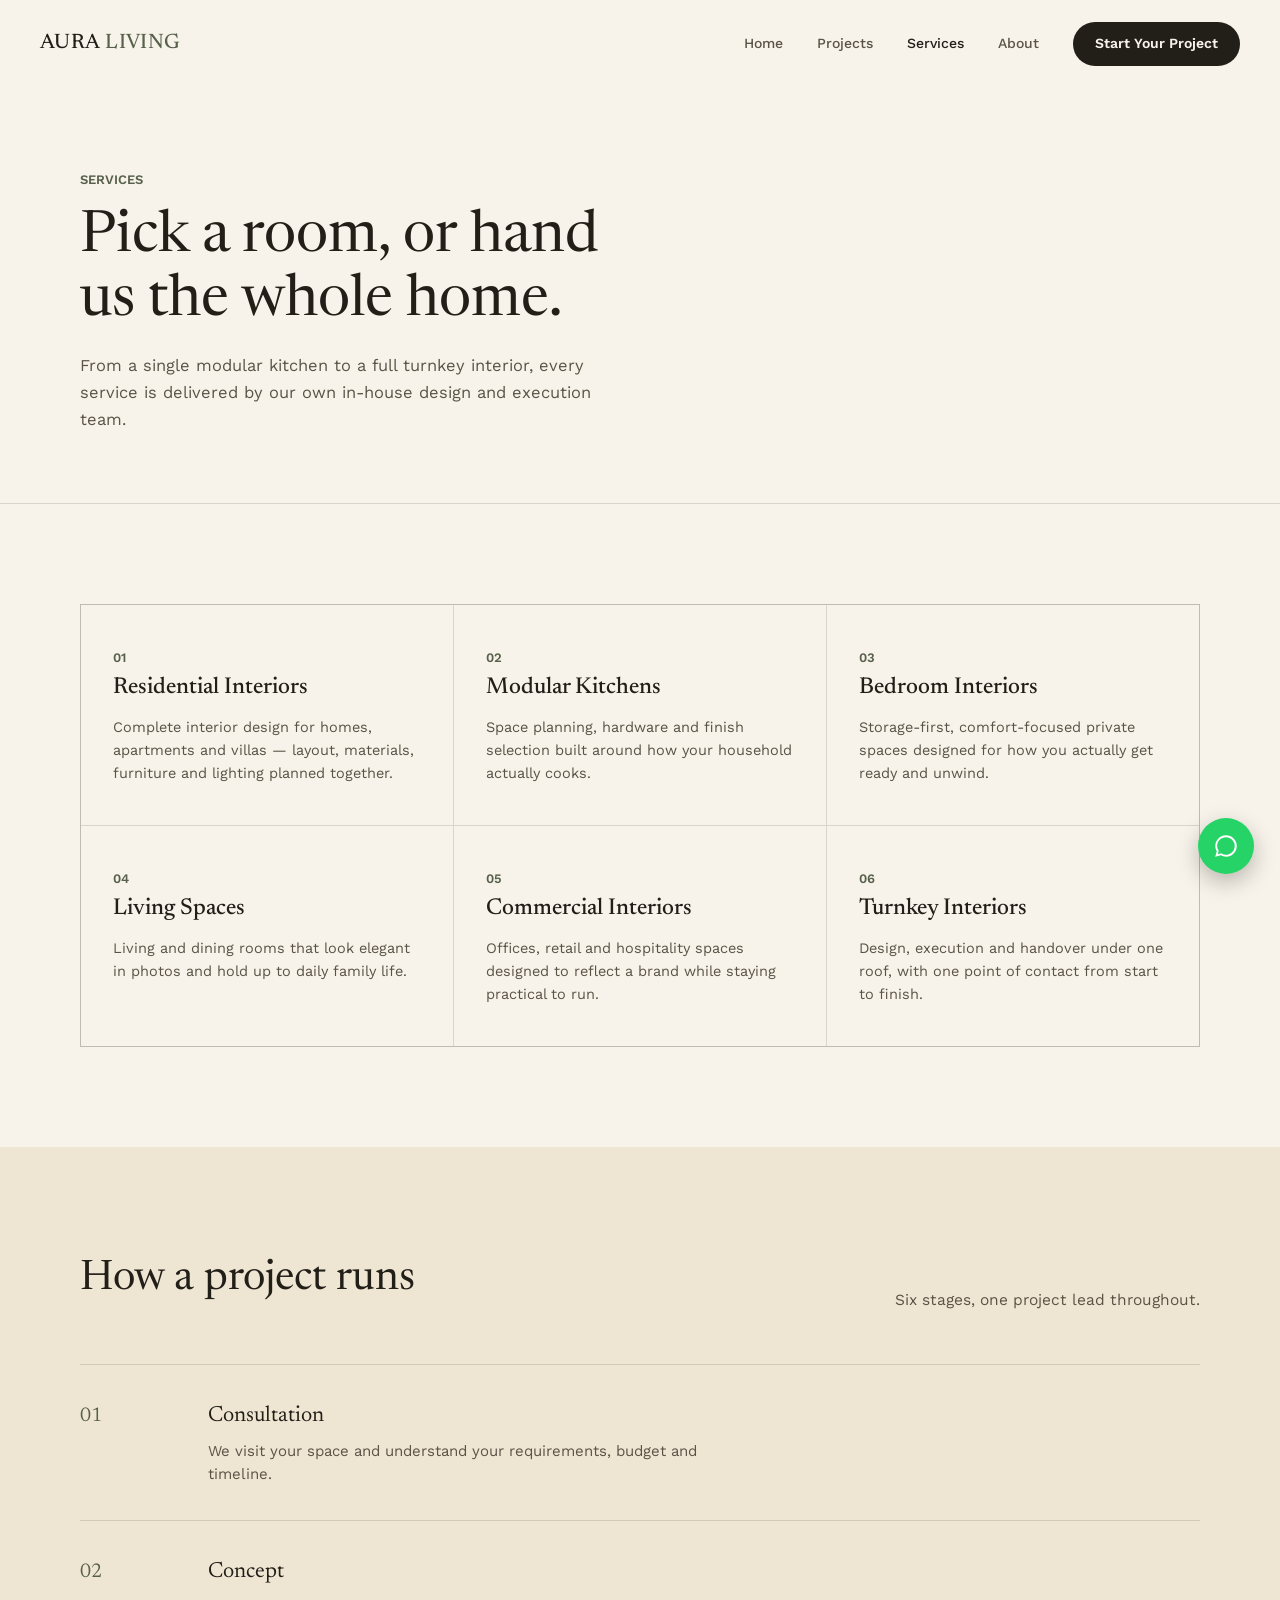
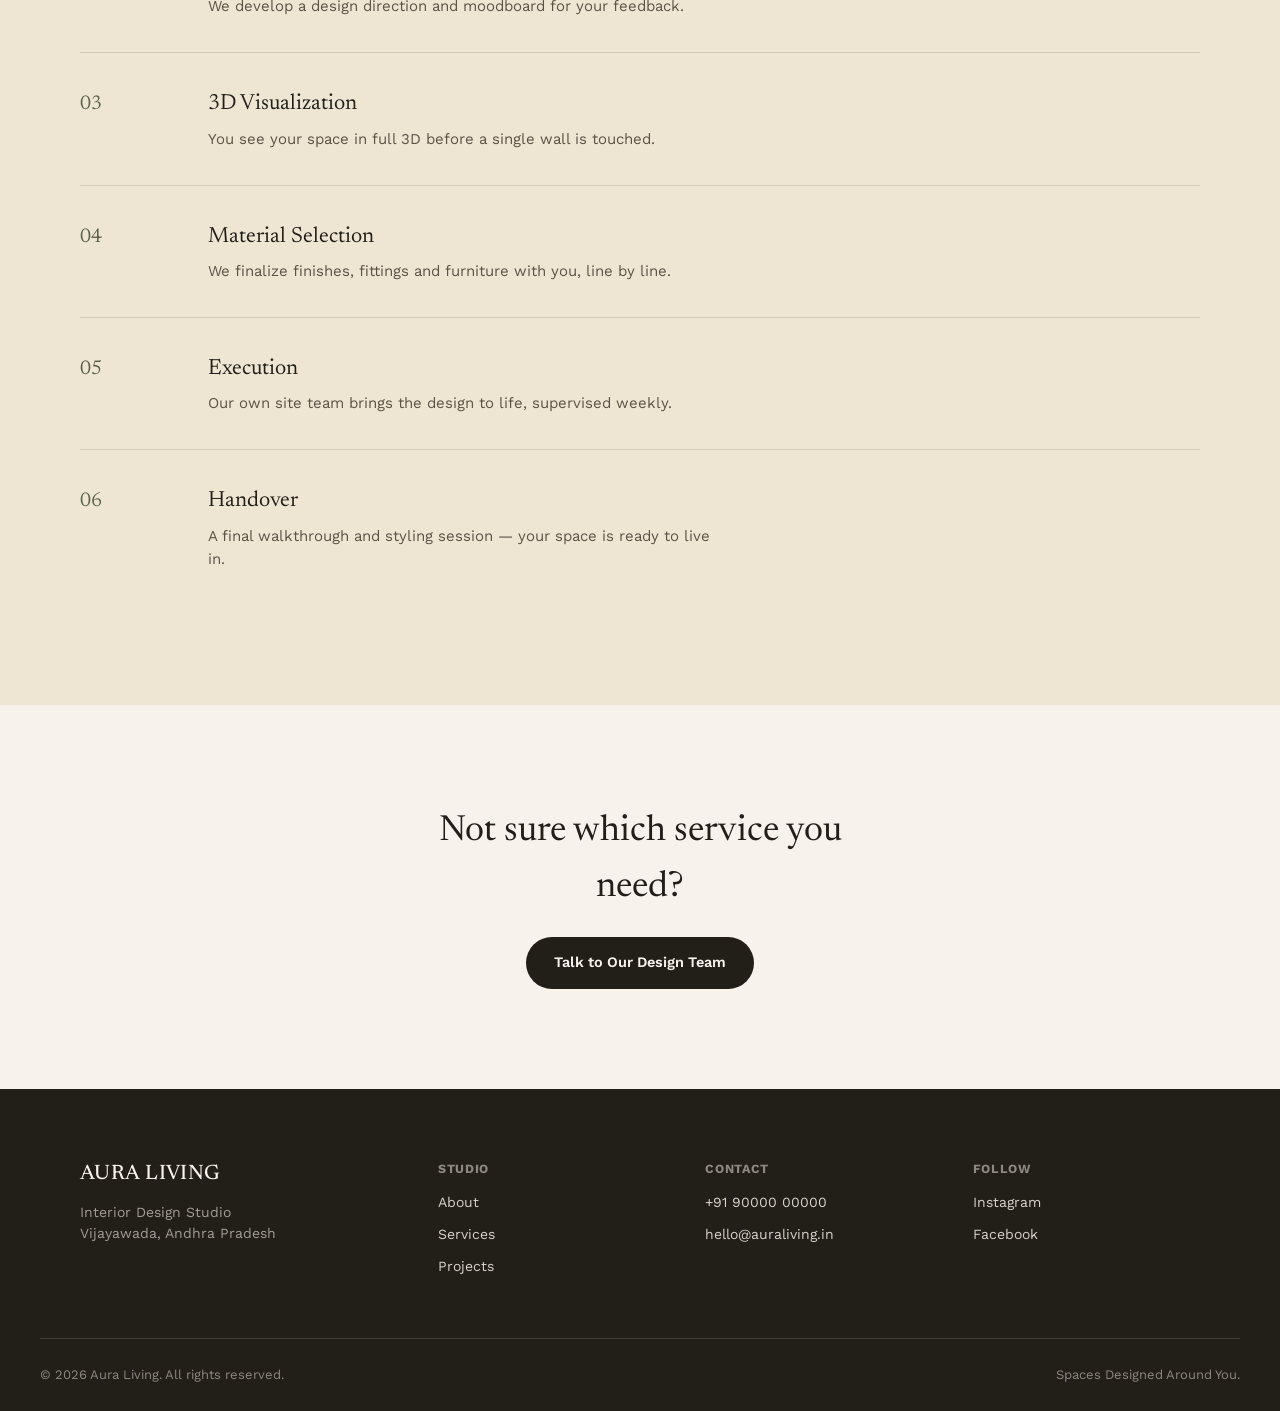
<file: services.html>
<!DOCTYPE html>
<html lang="en">
<head>
<meta charset="UTF-8">
<meta name="viewport" content="width=device-width, initial-scale=1.0">
<title>Services — Aura Living</title>
<link rel="preconnect" href="https://fonts.googleapis.com">
<link rel="preconnect" href="https://fonts.gstatic.com" crossorigin>
<link href="https://fonts.googleapis.com/css2?family=Newsreader:ital,wght@0,400;0,500;1,400&family=Work+Sans:wght@400;500;600;700&display=swap" rel="stylesheet">
<link rel="stylesheet" href="css/styles.css">
</head>
<body>

<header class="site-header" id="siteHeader">
  <div class="container nav">
    <a href="index.html" class="brand">AURA <span>LIVING</span></a>
    <div class="navlinks" id="navLinks">
      <a href="index.html">Home</a>
      <a href="projects.html">Projects</a>
      <a href="services.html" class="current">Services</a>
      <a href="about.html">About</a>
      <a href="contact.html" class="cta">Start Your Project</a>
    </div>
    <button class="navtoggle" id="navToggle" aria-label="Menu"><span></span><span></span><span></span></button>
  </div>
</header>

<section class="page-hero">
  <div class="container">
    <div class="page-eyebrow">SERVICES</div>
    <h1>Pick a room, or hand us the whole home.</h1>
    <p>From a single modular kitchen to a full turnkey interior, every service is delivered by our own in-house design and execution team.</p>
  </div>
</section>

<section class="section">
  <div class="container">
    <div class="service-grid reveal">
      <div class="service-cell">
        <div><span class="service-num">01</span><h3>Residential Interiors</h3><p>Complete interior design for homes, apartments and villas — layout, materials, furniture and lighting planned together.</p></div>
      </div>
      <div class="service-cell">
        <div><span class="service-num">02</span><h3>Modular Kitchens</h3><p>Space planning, hardware and finish selection built around how your household actually cooks.</p></div>
      </div>
      <div class="service-cell">
        <div><span class="service-num">03</span><h3>Bedroom Interiors</h3><p>Storage-first, comfort-focused private spaces designed for how you actually get ready and unwind.</p></div>
      </div>
      <div class="service-cell">
        <div><span class="service-num">04</span><h3>Living Spaces</h3><p>Living and dining rooms that look elegant in photos and hold up to daily family life.</p></div>
      </div>
      <div class="service-cell">
        <div><span class="service-num">05</span><h3>Commercial Interiors</h3><p>Offices, retail and hospitality spaces designed to reflect a brand while staying practical to run.</p></div>
      </div>
      <div class="service-cell">
        <div><span class="service-num">06</span><h3>Turnkey Interiors</h3><p>Design, execution and handover under one roof, with one point of contact from start to finish.</p></div>
      </div>
    </div>
  </div>
</section>

<section class="section section-alt">
  <div class="container">
    <div class="section-head reveal">
      <h2>How a project runs</h2>
      <p>Six stages, one project lead throughout.</p>
    </div>
    <div class="process-list reveal">
      <div class="process-item"><div class="process-index">01</div><div><div class="process-title">Consultation</div><div class="process-desc">We visit your space and understand your requirements, budget and timeline.</div></div></div>
      <div class="process-item"><div class="process-index">02</div><div><div class="process-title">Concept</div><div class="process-desc">We develop a design direction and moodboard for your feedback.</div></div></div>
      <div class="process-item"><div class="process-index">03</div><div><div class="process-title">3D Visualization</div><div class="process-desc">You see your space in full 3D before a single wall is touched.</div></div></div>
      <div class="process-item"><div class="process-index">04</div><div><div class="process-title">Material Selection</div><div class="process-desc">We finalize finishes, fittings and furniture with you, line by line.</div></div></div>
      <div class="process-item"><div class="process-index">05</div><div><div class="process-title">Execution</div><div class="process-desc">Our own site team brings the design to life, supervised weekly.</div></div></div>
      <div class="process-item" style="border-bottom:none;"><div class="process-index">06</div><div><div class="process-title">Handover</div><div class="process-desc">A final walkthrough and styling session — your space is ready to live in.</div></div></div>
    </div>
  </div>
</section>

<section class="section" style="text-align:center;">
  <div class="container">
    <h2 class="serif reveal" style="font-size:clamp(26px,3.2vw,36px);font-weight:400;max-width:24ch;margin:0 auto 20px;">Not sure which service you need?</h2>
    <a href="contact.html" class="btn btn-dark reveal">Talk to Our Design Team</a>
  </div>
</section>

<footer>
  <div class="container footer-grid">
    <div><div class="brand">AURA LIVING</div><p>Interior Design Studio<br>Vijayawada, Andhra Pradesh</p></div>
    <div class="footer-col"><h5>Studio</h5><a href="about.html">About</a><a href="services.html">Services</a><a href="projects.html">Projects</a></div>
    <div class="footer-col"><h5>Contact</h5><a href="tel:+919000000000">+91 90000 00000</a><a href="mailto:hello@auraliving.in">hello@auraliving.in</a></div>
    <div class="footer-col"><h5>Follow</h5><a href="#">Instagram</a><a href="#">Facebook</a></div>
  </div>
  <div class="container footer-bottom"><div>© 2026 Aura Living. All rights reserved.</div><div>Spaces Designed Around You.</div></div>
</footer>

<div class="sticky-cta">
  <a href="https://wa.me/919000000000" target="_blank" rel="noopener">WhatsApp</a>
  <a href="tel:+919000000000">Call Now</a>
</div>
<a href="https://wa.me/919000000000" class="float-wa" target="_blank" rel="noopener" aria-label="WhatsApp">
  <svg width="26" height="26" viewBox="0 0 24 24" fill="white"><path d="M12.04 2C6.58 2 2.13 6.45 2.13 11.91c0 1.75.46 3.45 1.32 4.95L2.05 22l5.28-1.38c1.45.79 3.08 1.21 4.71 1.21h.01c5.46 0 9.9-4.45 9.9-9.91C21.96 6.45 17.5 2 12.04 2zm0 18.05h-.01c-1.47 0-2.91-.4-4.17-1.14l-.3-.18-3.13.82.84-3.05-.2-.31a8.03 8.03 0 0 1-1.24-4.28c0-4.46 3.63-8.09 8.1-8.09 2.16 0 4.19.85 5.72 2.38a8.04 8.04 0 0 1 2.37 5.72c0 4.46-3.63 8.13-8.08 8.13z"/></svg>
</a>

<script src="js/script.js"></script>
</body>
</html>
</file>
<file: css/styles.css>
/* ===== AURA LIVING — shared styles ===== */
:root{
  --paper:#F7F3EA;
  --paper-alt:#EEE6D3;
  --ink:#221E18;
  --ink-soft:#5A5346;
  --line:rgba(34,30,24,0.14);
  --moss:#57604A;
  --moss-bright:#7A8563;
  --white:#FFFDF8;
  --ease:cubic-bezier(.22,1,.36,1);
  --radius:3px;
}
*{margin:0;padding:0;box-sizing:border-box;}
html{scroll-behavior:smooth;}
body{background:var(--paper);color:var(--ink);font-family:'Work Sans',sans-serif;line-height:1.55;}
.serif{font-family:'Newsreader',serif;}
a{color:inherit;text-decoration:none;}
img{display:block;max-width:100%;}
button{font-family:inherit;cursor:pointer;}
.container{max-width:1200px;margin:0 auto;padding:0 40px;}
@media(max-width:640px){.container{padding:0 22px;}}

@media (prefers-reduced-motion: reduce){
  *{animation-duration:.001ms !important;animation-iteration-count:1 !important;transition-duration:.001ms !important;scroll-behavior:auto !important;}
}

/* ---------- NAV ---------- */
.site-header{position:fixed;top:0;left:0;right:0;z-index:200;background:rgba(247,243,234,0.9);backdrop-filter:blur(8px);border-bottom:1px solid transparent;transition:border-color .3s;}
.site-header.scrolled{border-color:var(--line);}
.nav{display:flex;align-items:center;justify-content:space-between;padding:22px 0;}
.brand{font-family:'Newsreader',serif;font-size:21px;font-weight:500;letter-spacing:0.02em;}
.brand span{color:var(--moss);}
.navlinks{display:flex;align-items:center;gap:34px;}
.navlinks a{font-size:14px;font-weight:500;color:var(--ink-soft);transition:color .2s;}
.navlinks a:hover,.navlinks a.current{color:var(--ink);}
.navlinks .cta{background:var(--ink);color:var(--paper);padding:11px 22px;border-radius:999px;font-weight:600;}
.navlinks .cta:hover{background:var(--moss);}
.navtoggle{display:none;flex-direction:column;gap:5px;background:none;border:none;}
.navtoggle span{width:22px;height:2px;background:var(--ink);}
@media(max-width:880px){
  .navlinks{position:fixed;top:0;right:-100%;height:100vh;width:280px;background:var(--white);flex-direction:column;justify-content:center;align-items:flex-start;padding:40px;gap:28px;box-shadow:-8px 0 30px rgba(0,0,0,.08);transition:right .4s var(--ease);}
  .navlinks.open{right:0;}
  .navtoggle{display:flex;}
}

/* ---------- BUTTONS ---------- */
.btn{display:inline-flex;align-items:center;gap:10px;padding:15px 28px;font-size:14.5px;font-weight:600;border-radius:999px;transition:transform .25s var(--ease),background .25s var(--ease);}
.btn-dark{background:var(--ink);color:var(--paper);}
.btn-dark:hover{background:var(--moss);transform:translateY(-2px);}
.btn-outline{border:1px solid var(--ink);color:var(--ink);}
.btn-outline:hover{background:var(--ink);color:var(--paper);transform:translateY(-2px);}

/* ---------- PAGE HERO (interior pages) ---------- */
.page-hero{padding:170px 0 70px;border-bottom:1px solid var(--line);}
.page-eyebrow{font-size:13px;font-weight:600;color:var(--moss);margin-bottom:16px;}
.page-hero h1{font-family:'Newsreader',serif;font-weight:400;font-size:clamp(34px,5vw,58px);max-width:16ch;line-height:1.1;}
.page-hero p{margin-top:18px;color:var(--ink-soft);font-size:16.5px;max-width:52ch;line-height:1.65;}

/* ---------- SECTIONS ---------- */
.section{padding:100px 0;}
.section-alt{background:var(--paper-alt);}
.section-head{display:flex;justify-content:space-between;align-items:flex-end;flex-wrap:wrap;gap:24px;margin-bottom:52px;}
.section-head h2{font-family:'Newsreader',serif;font-weight:400;font-size:clamp(28px,3.6vw,42px);max-width:16ch;}
.section-head p{color:var(--ink-soft);font-size:15.5px;max-width:36ch;}
.reveal{opacity:0;transform:translateY(24px);transition:opacity .8s var(--ease),transform .8s var(--ease);}
.reveal.in{opacity:1;transform:translateY(0);}

/* ---------- STATS ---------- */
.stats-row{display:grid;grid-template-columns:repeat(4,1fr);gap:24px;padding:56px 0;border-top:1px solid var(--line);border-bottom:1px solid var(--line);}
@media(max-width:760px){.stats-row{grid-template-columns:repeat(2,1fr);}}
.stat-num{font-family:'Newsreader',serif;font-size:42px;color:var(--moss);}
.stat-label{margin-top:4px;font-size:13px;color:var(--ink-soft);font-weight:500;}

/* ---------- PHOTO TREATMENT (no real photos — duotone + grain) ---------- */
.photo{position:relative;overflow:hidden;border-radius:var(--radius);}
.photo::after{content:'';position:absolute;inset:0;background:radial-gradient(ellipse at 30% 20%, rgba(255,255,255,0.06), transparent 60%);}
.duo-1{background:linear-gradient(135deg,#C9B48A,#7A6640);}
.duo-2{background:linear-gradient(135deg,#B6C0A6,#5E6B4C);}
.duo-3{background:linear-gradient(135deg,#D9C7B0,#8C6E4E);}
.duo-4{background:linear-gradient(135deg,#A9A18C,#5B5546);}
.duo-5{background:linear-gradient(135deg,#C3AF8E,#6E5C3E);}
.duo-6{background:linear-gradient(135deg,#B9BFA9,#616B4F);}

/* ---------- PROJECT GRID ---------- */
.project-grid{display:grid;grid-template-columns:repeat(2,1fr);gap:28px;}
@media(max-width:760px){.project-grid{grid-template-columns:1fr;}}
.project-card{display:block;}
.project-card .photo{aspect-ratio:4/3;transition:transform .5s var(--ease);}
.project-card:hover .photo{transform:scale(1.01);}
.project-card .photo > div{width:100%;height:100%;transition:transform .6s var(--ease);}
.project-card:hover .photo > div{transform:scale(1.06);}
.project-meta{display:flex;justify-content:space-between;align-items:baseline;margin-top:18px;}
.project-name{font-family:'Newsreader',serif;font-size:22px;}
.project-loc{font-size:13.5px;color:var(--ink-soft);}
.project-num{font-size:13px;color:var(--moss);font-weight:600;margin-bottom:6px;display:block;}

.filter-bar{display:flex;flex-wrap:wrap;gap:10px;margin-bottom:48px;}
.filter-btn{padding:10px 20px;border:1px solid var(--line);border-radius:999px;font-size:13.5px;font-weight:600;color:var(--ink-soft);transition:all .25s;background:transparent;}
.filter-btn.active,.filter-btn:hover{background:var(--ink);color:var(--paper);border-color:var(--ink);}

/* ---------- SERVICES ---------- */
.service-grid{display:grid;grid-template-columns:repeat(3,1fr);gap:1px;background:var(--line);border:1px solid var(--line);}
@media(max-width:860px){.service-grid{grid-template-columns:repeat(2,1fr);}}
@media(max-width:560px){.service-grid{grid-template-columns:1fr;}}
.service-cell{background:var(--paper);padding:40px 32px;min-height:220px;display:flex;flex-direction:column;justify-content:space-between;}
.service-cell h3{font-family:'Newsreader',serif;font-size:23px;font-weight:500;margin-bottom:10px;}
.service-cell p{color:var(--ink-soft);font-size:14.5px;line-height:1.6;}
.service-num{font-size:13px;color:var(--moss);font-weight:600;}

/* ---------- PROCESS TIMELINE ---------- */
.process-list{border-top:1px solid var(--line);}
.process-item{display:grid;grid-template-columns:100px 1fr;gap:28px;padding:34px 0;border-bottom:1px solid var(--line);align-items:baseline;}
@media(max-width:640px){.process-item{grid-template-columns:60px 1fr;}}
.process-index{font-family:'Newsreader',serif;font-size:20px;color:var(--moss);}
.process-title{font-family:'Newsreader',serif;font-size:22px;margin-bottom:6px;}
.process-desc{color:var(--ink-soft);font-size:15px;max-width:56ch;}

/* ---------- TESTIMONIALS ---------- */
.testi-grid{display:grid;grid-template-columns:repeat(3,1fr);gap:28px;}
@media(max-width:860px){.testi-grid{grid-template-columns:1fr;}}
.testi-card{padding:34px 28px;background:var(--white);border:1px solid var(--line);border-radius:var(--radius);}
.testi-quote{font-family:'Newsreader',serif;font-size:19px;line-height:1.55;font-style:italic;}
.testi-name{margin-top:20px;font-weight:600;font-size:14px;}
.testi-role{font-size:12.5px;color:var(--ink-soft);margin-top:2px;}

/* ---------- CASE STUDY ---------- */
.cs-hero-photo{aspect-ratio:16/8;margin-top:36px;}
.cs-body{display:grid;grid-template-columns:0.9fr 1.5fr;gap:60px;padding:80px 0;}
@media(max-width:860px){.cs-body{grid-template-columns:1fr;gap:32px;}}
.cs-meta-list{display:flex;flex-direction:column;gap:22px;}
.cs-meta-item h4{font-size:12.5px;text-transform:uppercase;letter-spacing:0.05em;color:var(--moss);font-weight:600;margin-bottom:6px;}
.cs-meta-item div{font-size:15px;}
.cs-content h3{font-family:'Newsreader',serif;font-size:24px;margin:34px 0 12px;}
.cs-content h3:first-child{margin-top:0;}
.cs-content p{color:var(--ink-soft);font-size:16px;line-height:1.75;margin-bottom:8px;}
.cs-gallery{display:grid;grid-template-columns:repeat(3,1fr);gap:16px;margin-top:56px;}
@media(max-width:640px){.cs-gallery{grid-template-columns:repeat(2,1fr);}}
.cs-gallery .photo{aspect-ratio:1/1;}

/* ---------- INSTAGRAM STRIP ---------- */
.insta-grid{display:grid;grid-template-columns:repeat(6,1fr);gap:8px;}
@media(max-width:760px){.insta-grid{grid-template-columns:repeat(3,1fr);}}
.insta-grid .photo{aspect-ratio:1/1;}

/* ---------- CONTACT FORM ---------- */
.contact-wrap{display:grid;grid-template-columns:1fr 1.1fr;gap:64px;}
@media(max-width:880px){.contact-wrap{grid-template-columns:1fr;gap:40px;}}
.contact-box{background:var(--white);border:1px solid var(--line);border-radius:var(--radius);padding:20px 24px;margin-bottom:14px;}
.contact-box h4{font-family:'Newsreader',serif;font-size:18px;margin-bottom:4px;}
.contact-box a{font-size:14.5px;color:var(--moss);font-weight:600;}
form.enquiry{display:flex;flex-direction:column;gap:16px;}
.form-row{display:grid;grid-template-columns:1fr 1fr;gap:16px;}
@media(max-width:560px){.form-row{grid-template-columns:1fr;}}
.enquiry input,.enquiry select,.enquiry textarea{
  background:var(--white);border:1px solid var(--line);border-radius:var(--radius);
  padding:14px 16px;font-size:15px;font-family:inherit;color:var(--ink);
}
.enquiry textarea{min-height:100px;resize:vertical;}
.enquiry input:focus,.enquiry select:focus,.enquiry textarea:focus{outline:2px solid var(--moss);outline-offset:1px;}
.form-msg{font-size:13.5px;color:var(--moss);min-height:18px;font-weight:600;}

/* ---------- FOOTER ---------- */
footer{background:var(--ink);color:var(--paper-alt);padding:70px 0 0;}
.footer-grid{display:grid;grid-template-columns:1.4fr 1fr 1fr 1fr;gap:40px;padding-bottom:50px;border-bottom:1px solid rgba(247,243,234,0.15);}
@media(max-width:760px){.footer-grid{grid-template-columns:1fr 1fr;}}
.footer-grid .brand{color:var(--paper);}
.footer-grid p{color:rgba(247,243,234,0.6);font-size:14px;margin-top:10px;}
.footer-col h5{font-size:12.5px;text-transform:uppercase;letter-spacing:0.05em;margin-bottom:14px;color:rgba(247,243,234,0.5);}
.footer-col a{display:block;font-size:14px;color:rgba(247,243,234,0.85);margin-bottom:10px;}
.footer-col a:hover{color:var(--moss-bright);}
.footer-bottom{display:flex;justify-content:space-between;padding:26px 0;font-size:13px;color:rgba(247,243,234,0.5);flex-wrap:wrap;gap:10px;}

/* ---------- STICKY MOBILE CTA BAR ---------- */
.sticky-cta{position:fixed;bottom:0;left:0;right:0;z-index:250;display:none;}
@media(max-width:880px){.sticky-cta{display:grid;grid-template-columns:1fr 1fr;}}
.sticky-cta a{padding:16px 0;text-align:center;font-weight:700;font-size:14.5px;}
.sticky-cta a:first-child{background:#25D366;color:#fff;}
.sticky-cta a:last-child{background:var(--ink);color:var(--paper);}

/* ---------- FLOATING WHATSAPP (desktop) ---------- */
.float-wa{position:fixed;bottom:26px;right:26px;z-index:150;background:#25D366;width:56px;height:56px;border-radius:50%;display:flex;align-items:center;justify-content:center;box-shadow:0 8px 22px rgba(0,0,0,0.25);transition:transform .25s var(--ease);}
.float-wa:hover{transform:scale(1.08);}
@media(max-width:880px){.float-wa{bottom:80px;}}

body{padding-bottom:0;}
@media(max-width:880px){body{padding-bottom:56px;}}
</file>
